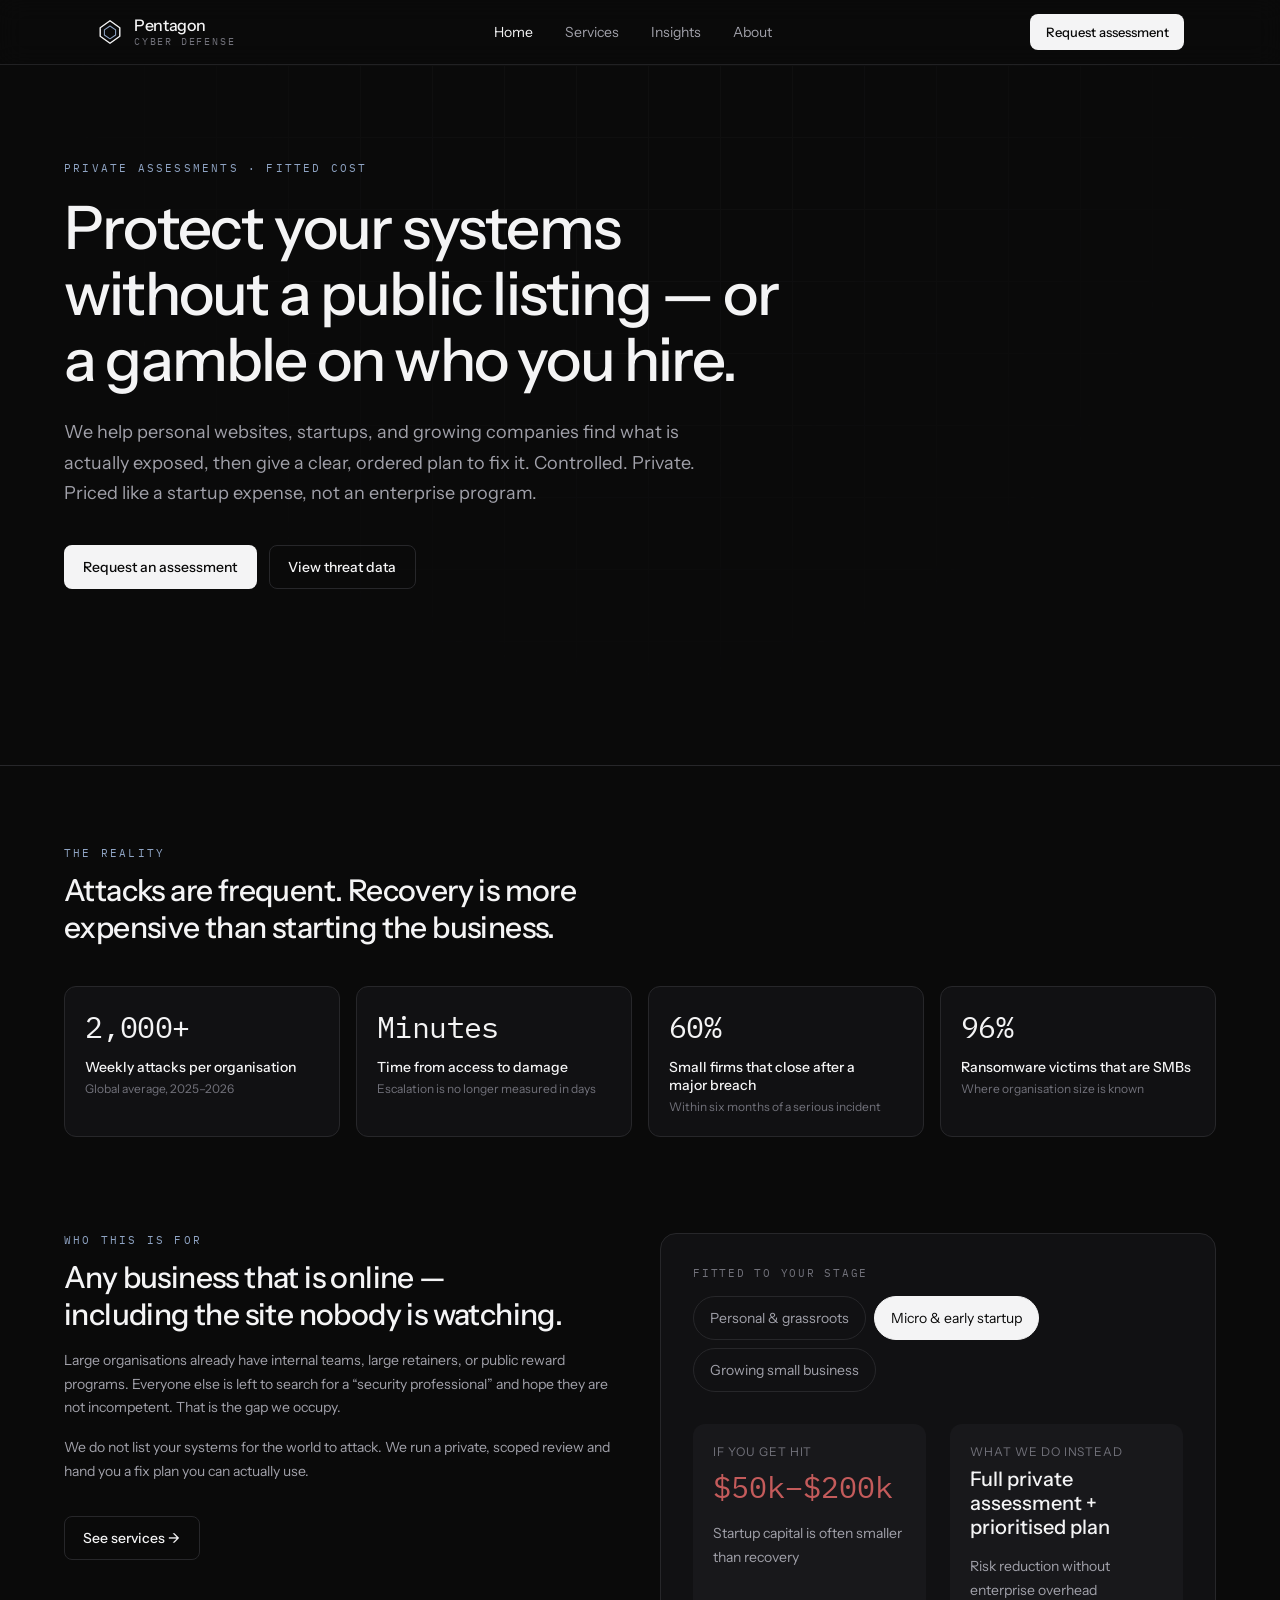
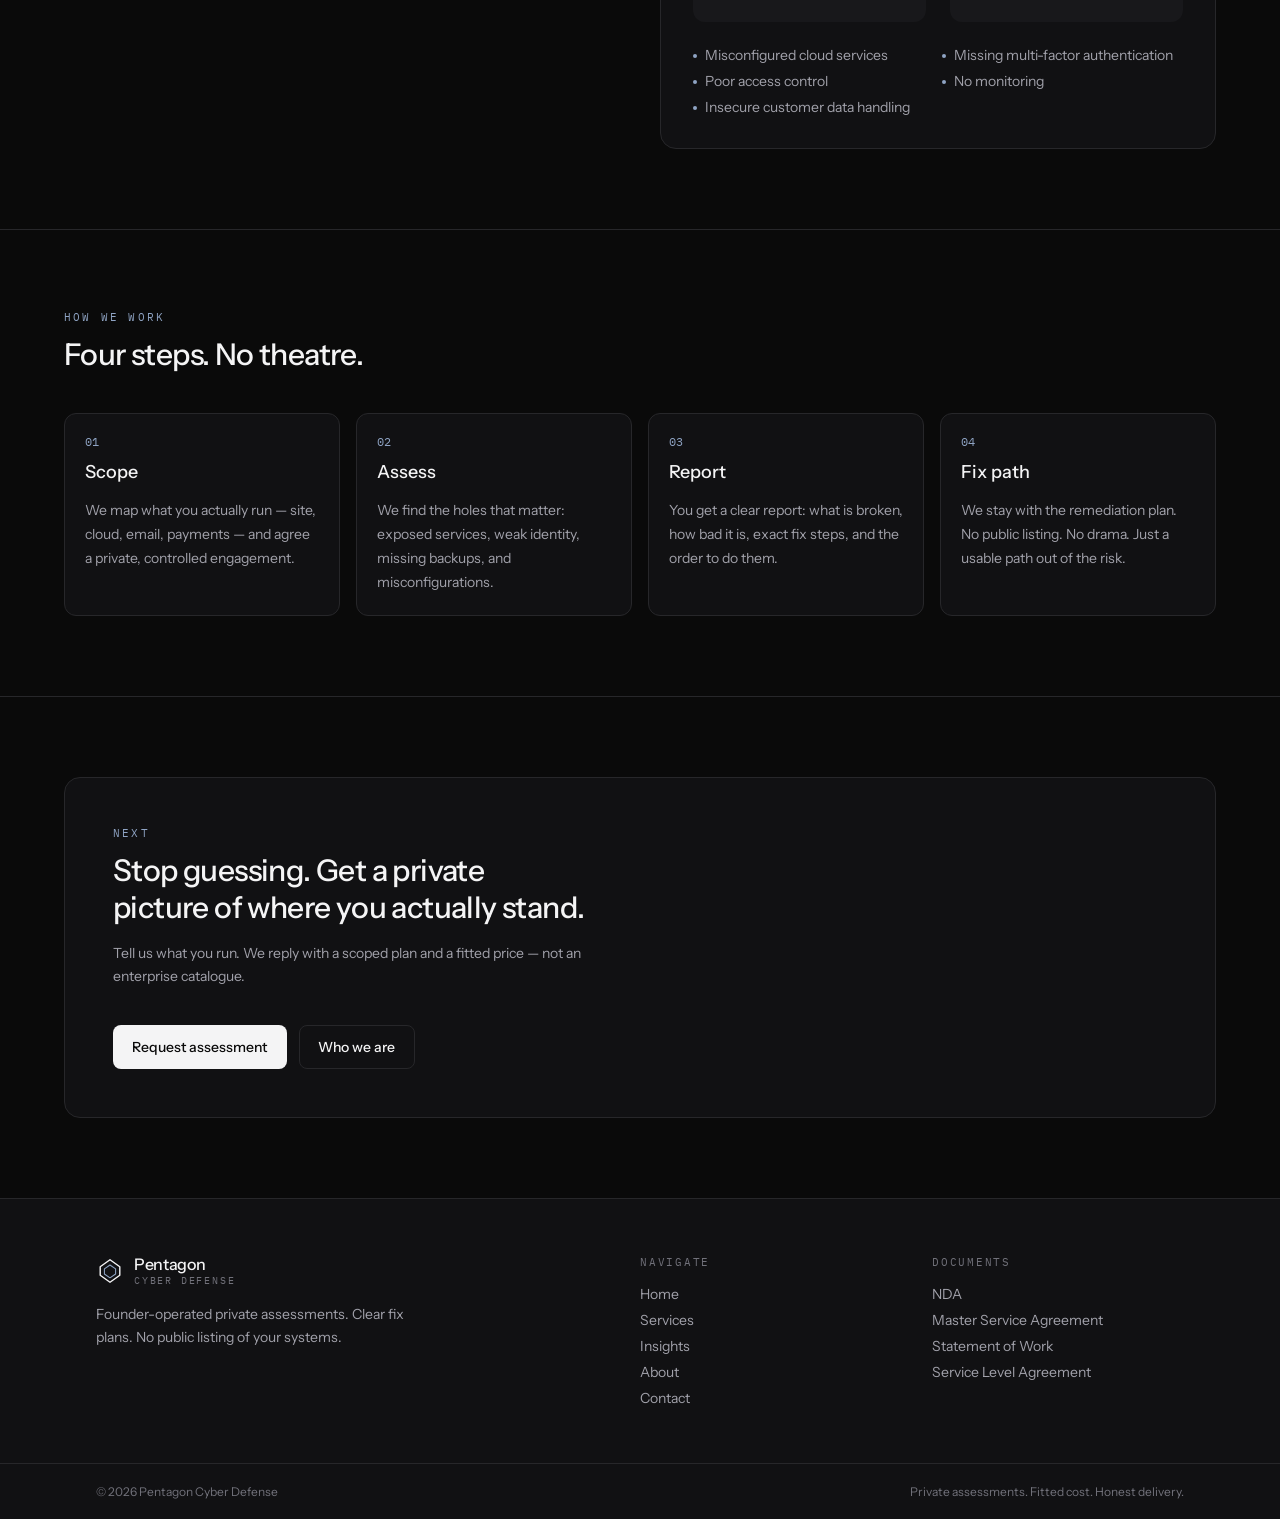
<file: docs/index.html>
<!DOCTYPE html>
<html lang="en">
<head>
  <meta charset="UTF-8" />
  <meta name="viewport" content="width=device-width, initial-scale=1" />
  <title>Pentagon Cyber Defense — Private security assessments</title>
  <meta name="description" content="Private security assessments for businesses that cannot afford a public incident — or an unreliable fixer." />
  <link rel="icon" href="favicon.svg" type="image/svg+xml" />
  <link rel="apple-touch-icon" href="apple-touch-icon.png" />
  <link rel="manifest" href="/manifest.webmanifest" />
  <meta name="theme-color" content="#0a0a0a" />
  <meta name="mobile-web-app-capable" content="yes" />
  <meta name="apple-mobile-web-app-capable" content="yes" />
  <meta name="apple-mobile-web-app-status-bar-style" content="black-translucent" />
  <meta name="apple-mobile-web-app-title" content="Pentagon" />
  <link rel="canonical" href="https://miracleomokaro.github.io/" />
  <meta property="og:type" content="website" />
  <meta property="og:site_name" content="Pentagon Cyber Defense" />
  <meta property="og:title" content="Pentagon Cyber Defense — Private security assessments" />
  <meta property="og:description" content="Private security assessments for businesses that cannot afford a public incident — or an unreliable fixer." />
  <meta property="og:url" content="https://miracleomokaro.github.io/" />
  <meta property="og:image" content="https://miracleomokaro.github.io/og.jpg" />
  <meta property="og:image:type" content="image/jpeg" />
  <meta property="og:image:width" content="1200" />
  <meta property="og:image:height" content="630" />
  <meta property="og:image:alt" content="Pentagon Cyber Defense — private assessments, fitted cost" />
  <meta name="twitter:card" content="summary_large_image" />
  <meta name="twitter:title" content="Pentagon Cyber Defense — Private security assessments" />
  <meta name="twitter:description" content="Private security assessments for businesses that cannot afford a public incident — or an unreliable fixer." />
  <meta name="twitter:image" content="https://miracleomokaro.github.io/og.jpg" />
  <link rel="preconnect" href="https://fonts.googleapis.com" />
  <link rel="preconnect" href="https://fonts.gstatic.com" crossorigin />
  <link href="https://fonts.googleapis.com/css2?family=IBM+Plex+Mono:wght@400;500&family=Instrument+Sans:wght@400;500;600&display=swap" rel="stylesheet" />
  <link rel="stylesheet" href="styles.css" />
</head>
<body>
  <div class="wrap">
    <header class="site">
      <div class="bar">
        <a class="wordmark" href="./">
          <svg viewBox="0 0 32 32" aria-hidden="true">
            <path d="M16 3.2 27.2 11.2v9.6L16 28.8 4.8 20.8v-9.6L16 3.2Z" fill="none" stroke="currentColor" stroke-width="1.6" stroke-linejoin="round"/>
            <path d="M16 9.2 22.4 13.6v5.8L16 23.8 9.6 19.4v-5.8L16 9.2Z" fill="none" stroke="#8fa4c4" stroke-width="1.2" stroke-linejoin="round"/>
          </svg>
          <span><span class="name">Pentagon</span><span class="sub">Cyber Defense</span></span>
        </a>
        <nav class="desk">
          <a class="active" href="./">Home</a>
          <a href="services/">Services</a>
          <a href="insights/">Insights</a>
          <a href="about/">About</a>
        </nav>
        <a class="btn btn-primary btn-sm desk-cta" href="contact/">Request assessment</a>
        <button type="button" class="menu-btn" id="menu-btn" aria-label="Open menu" onclick="toggleMenu()">
          <svg width="20" height="20" viewBox="0 0 24 24" fill="none" stroke="currentColor" stroke-width="2"><path d="M4 7h16M4 12h16M4 17h16"/></svg>
        </button>
      </div>
      <div class="mobile" id="mobile-menu">
        <a class="active" href="./">Home</a>
        <a href="services/">Services</a>
        <a href="insights/">Insights</a>
        <a href="about/">About</a>
        <a class="btn btn-primary btn-full" href="contact/" style="margin-top:12px">Request assessment</a>
      </div>
    </header>

    <main>
      <section class="section pt-hero relative">
        <div class="grid-hero"></div>
        <div class="inner relative">
          <p class="eyebrow">Private assessments · Fitted cost</p>
          <h1 class="display">Protect your systems without a public listing — or a gamble on who you hire.</h1>
          <p class="lead">We help personal websites, startups, and growing companies find what is actually exposed, then give a clear, ordered plan to fix it. Controlled. Private. Priced like a startup expense, not an enterprise program.</p>
          <div class="actions">
            <a class="btn btn-primary" href="contact/">Request an assessment</a>
            <a class="btn btn-outline" href="insights/">View threat data</a>
          </div>
        </div>
      </section>

      <section class="section border-t">
        <div class="inner">
          <p class="eyebrow">The reality</p>
          <h2 class="block">Attacks are frequent. Recovery is more expensive than starting the business.</h2>
          <div class="stats">
            <div class="card">
              <p class="stat-val">2,000+</p>
              <p class="stat-label">Weekly attacks per organisation</p>
              <p class="stat-note">Global average, 2025–2026</p>
            </div>
            <div class="card">
              <p class="stat-val">Minutes</p>
              <p class="stat-label">Time from access to damage</p>
              <p class="stat-note">Escalation is no longer measured in days</p>
            </div>
            <div class="card">
              <p class="stat-val">60%</p>
              <p class="stat-label">Small firms that close after a major breach</p>
              <p class="stat-note">Within six months of a serious incident</p>
            </div>
            <div class="card">
              <p class="stat-val">96%</p>
              <p class="stat-label">Ransomware victims that are SMBs</p>
              <p class="stat-note">Where organisation size is known</p>
            </div>
          </div>
        </div>
      </section>

      <section class="section pt-4">
        <div class="inner split">
          <div>
            <p class="eyebrow">Who this is for</p>
            <h2 class="block">Any business that is online — including the site nobody is watching.</h2>
            <p class="body">Large organisations already have internal teams, large retainers, or public reward programs. Everyone else is left to search for a “security professional” and hope they are not incompetent. That is the gap we occupy.</p>
            <p class="body">We do not list your systems for the world to attack. We run a private, scoped review and hand you a fix plan you can actually use.</p>
            <a class="btn btn-outline" href="services/" style="margin-top:2rem">See services →</a>
          </div>
          <div class="risk">
            <p class="foot-label">Fitted to your stage</p>
            <div class="chips">
              <button type="button" class="chip" data-stage="personal" onclick="setStage('personal')">Personal & grassroots</button>
              <button type="button" class="chip on" data-stage="micro" onclick="setStage('micro')">Micro & early startup</button>
              <button type="button" class="chip" data-stage="growing" onclick="setStage('growing')">Growing small business</button>
            </div>
            <div class="risk-grid">
              <div class="risk-box">
                <p class="k">If you get hit</p>
                <p class="hit" id="risk-hit">$50k–$200k</p>
                <p class="body" id="risk-start">Startup capital is often smaller than recovery</p>
              </div>
              <div class="risk-box">
                <p class="k">What we do instead</p>
                <p style="margin-top:0.5rem;font-size:1.25rem;font-weight:500" id="risk-assess">Full private assessment + prioritised plan</p>
                <p class="body" id="risk-note">Risk reduction without enterprise overhead</p>
              </div>
            </div>
            <ul class="risks" id="risk-list">
              <li><span class="dot"></span>Misconfigured cloud services</li>
              <li><span class="dot"></span>Missing multi-factor authentication</li>
              <li><span class="dot"></span>Poor access control</li>
              <li><span class="dot"></span>No monitoring</li>
              <li><span class="dot"></span>Insecure customer data handling</li>
            </ul>
          </div>
        </div>
      </section>

      <section class="section border-t">
        <div class="inner">
          <p class="eyebrow">How we work</p>
          <h2 class="block">Four steps. No theatre.</h2>
          <div class="stats four" style="margin-top:2.5rem">
            <div class="card">
              <p class="mono">01</p>
              <h3 style="margin-top:0.75rem;font-size:1.125rem;font-weight:500">Scope</h3>
              <p class="body">We map what you actually run — site, cloud, email, payments — and agree a private, controlled engagement.</p>
            </div>
            <div class="card">
              <p class="mono">02</p>
              <h3 style="margin-top:0.75rem;font-size:1.125rem;font-weight:500">Assess</h3>
              <p class="body">We find the holes that matter: exposed services, weak identity, missing backups, and misconfigurations.</p>
            </div>
            <div class="card">
              <p class="mono">03</p>
              <h3 style="margin-top:0.75rem;font-size:1.125rem;font-weight:500">Report</h3>
              <p class="body">You get a clear report: what is broken, how bad it is, exact fix steps, and the order to do them.</p>
            </div>
            <div class="card">
              <p class="mono">04</p>
              <h3 style="margin-top:0.75rem;font-size:1.125rem;font-weight:500">Fix path</h3>
              <p class="body">We stay with the remediation plan. No public listing. No drama. Just a usable path out of the risk.</p>
            </div>
          </div>
        </div>
      </section>

      <section class="section border-t">
        <div class="inner">
          <div class="cta-box">
            <p class="eyebrow">Next</p>
            <h2 class="block">Stop guessing. Get a private picture of where you actually stand.</h2>
            <p class="body" style="max-width:36rem">Tell us what you run. We reply with a scoped plan and a fitted price — not an enterprise catalogue.</p>
            <div class="actions tight">
              <a class="btn btn-primary" href="contact/">Request assessment</a>
              <a class="btn btn-outline" href="about/">Who we are</a>
            </div>
          </div>
        </div>
      </section>
    </main>

    <footer class="site">
      <div class="foot-grid">
        <div>
          <a class="wordmark" href="./">
            <svg viewBox="0 0 32 32" aria-hidden="true">
              <path d="M16 3.2 27.2 11.2v9.6L16 28.8 4.8 20.8v-9.6L16 3.2Z" fill="none" stroke="currentColor" stroke-width="1.6" stroke-linejoin="round"/>
              <path d="M16 9.2 22.4 13.6v5.8L16 23.8 9.6 19.4v-5.8L16 9.2Z" fill="none" stroke="#8fa4c4" stroke-width="1.2" stroke-linejoin="round"/>
            </svg>
            <span><span class="name">Pentagon</span><span class="sub">Cyber Defense</span></span>
          </a>
          <p class="body" style="max-width:20rem">Founder-operated private assessments. Clear fix plans. No public listing of your systems.</p>
        </div>
        <div>
          <p class="foot-label">Navigate</p>
          <ul>
            <li><a href="./">Home</a></li>
            <li><a href="services/">Services</a></li>
            <li><a href="insights/">Insights</a></li>
            <li><a href="about/">About</a></li>
            <li><a href="contact/">Contact</a></li>
          </ul>
        </div>
        <div>
          <p class="foot-label">Documents</p>
          <ul>
            <li>NDA</li>
            <li>Master Service Agreement</li>
            <li>Statement of Work</li>
            <li>Service Level Agreement</li>
          </ul>
        </div>
      </div>
      <div class="legal"><div class="legal-inner"><p>© 2026 Pentagon Cyber Defense</p><p>Private assessments. Fitted cost. Honest delivery.</p></div></div>
    </footer>
  </div>
  <script src="app.js"></script>
</body>
</html>
</file>
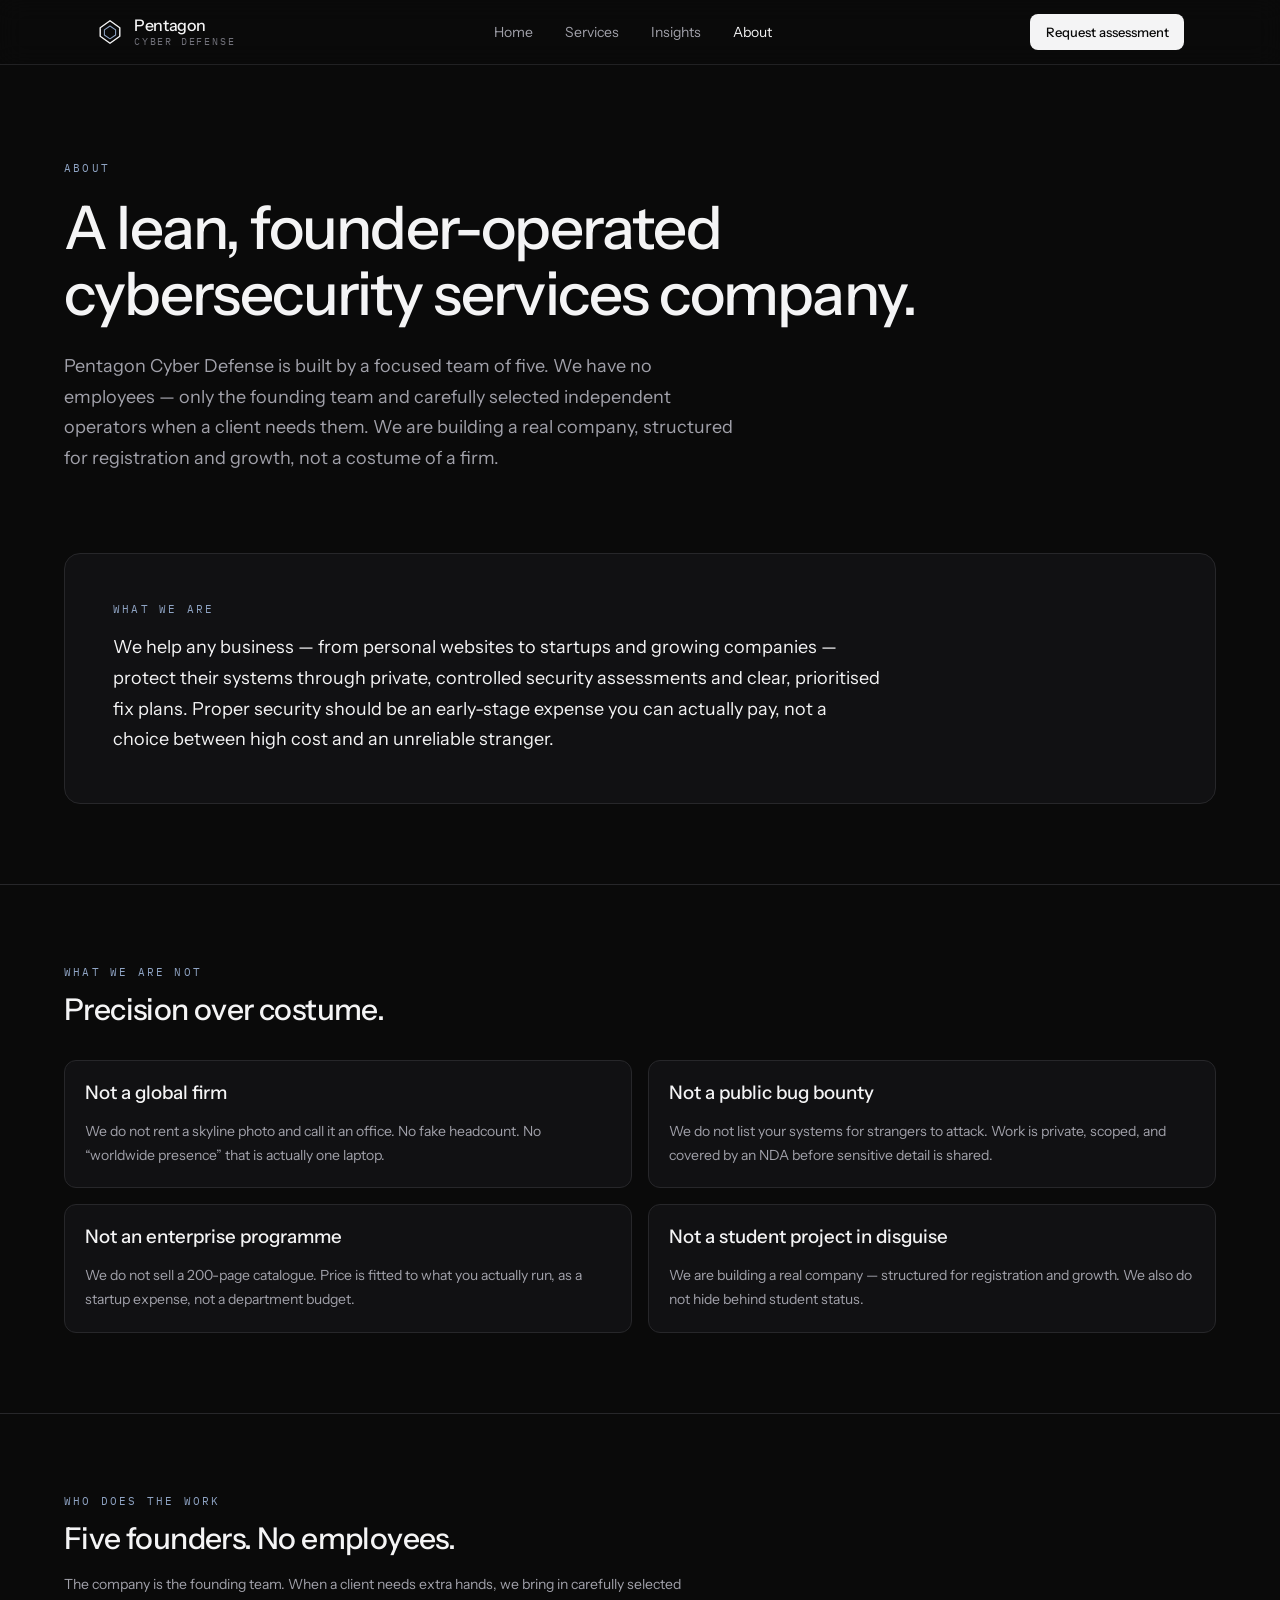
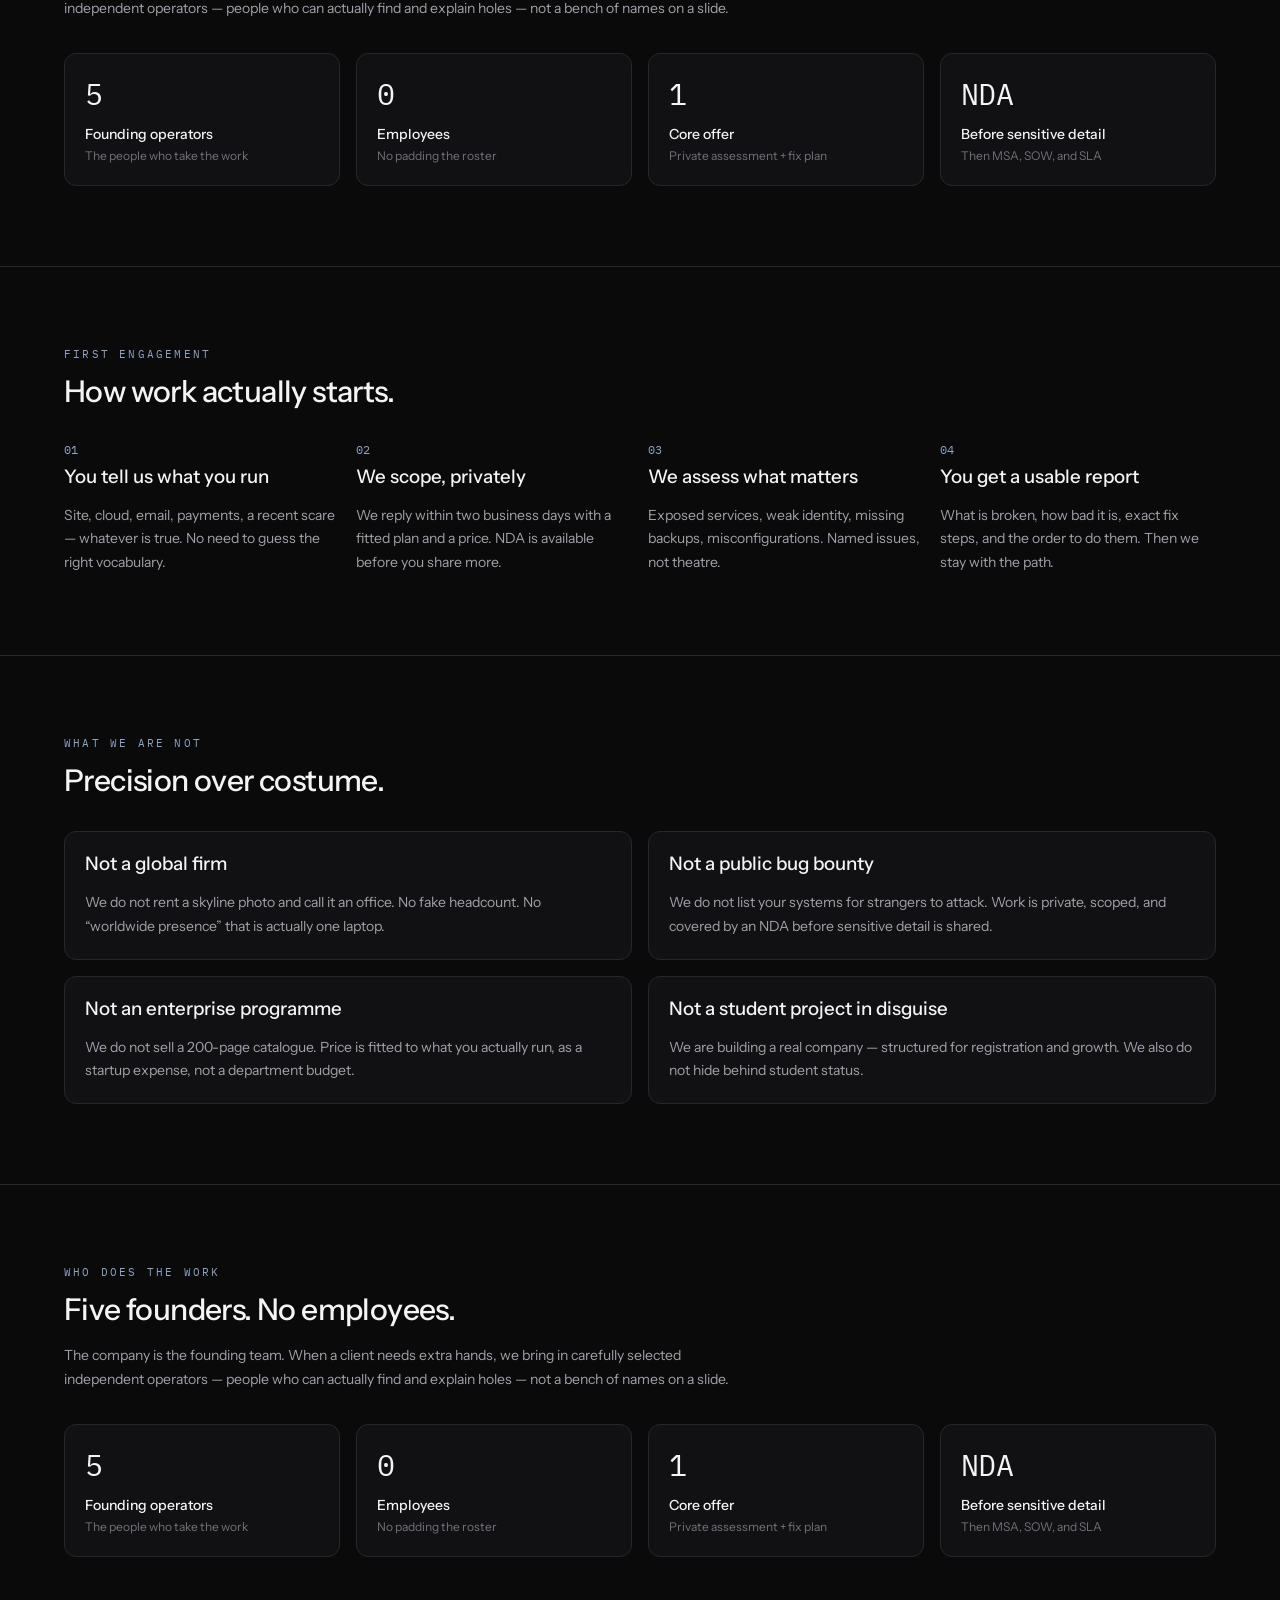
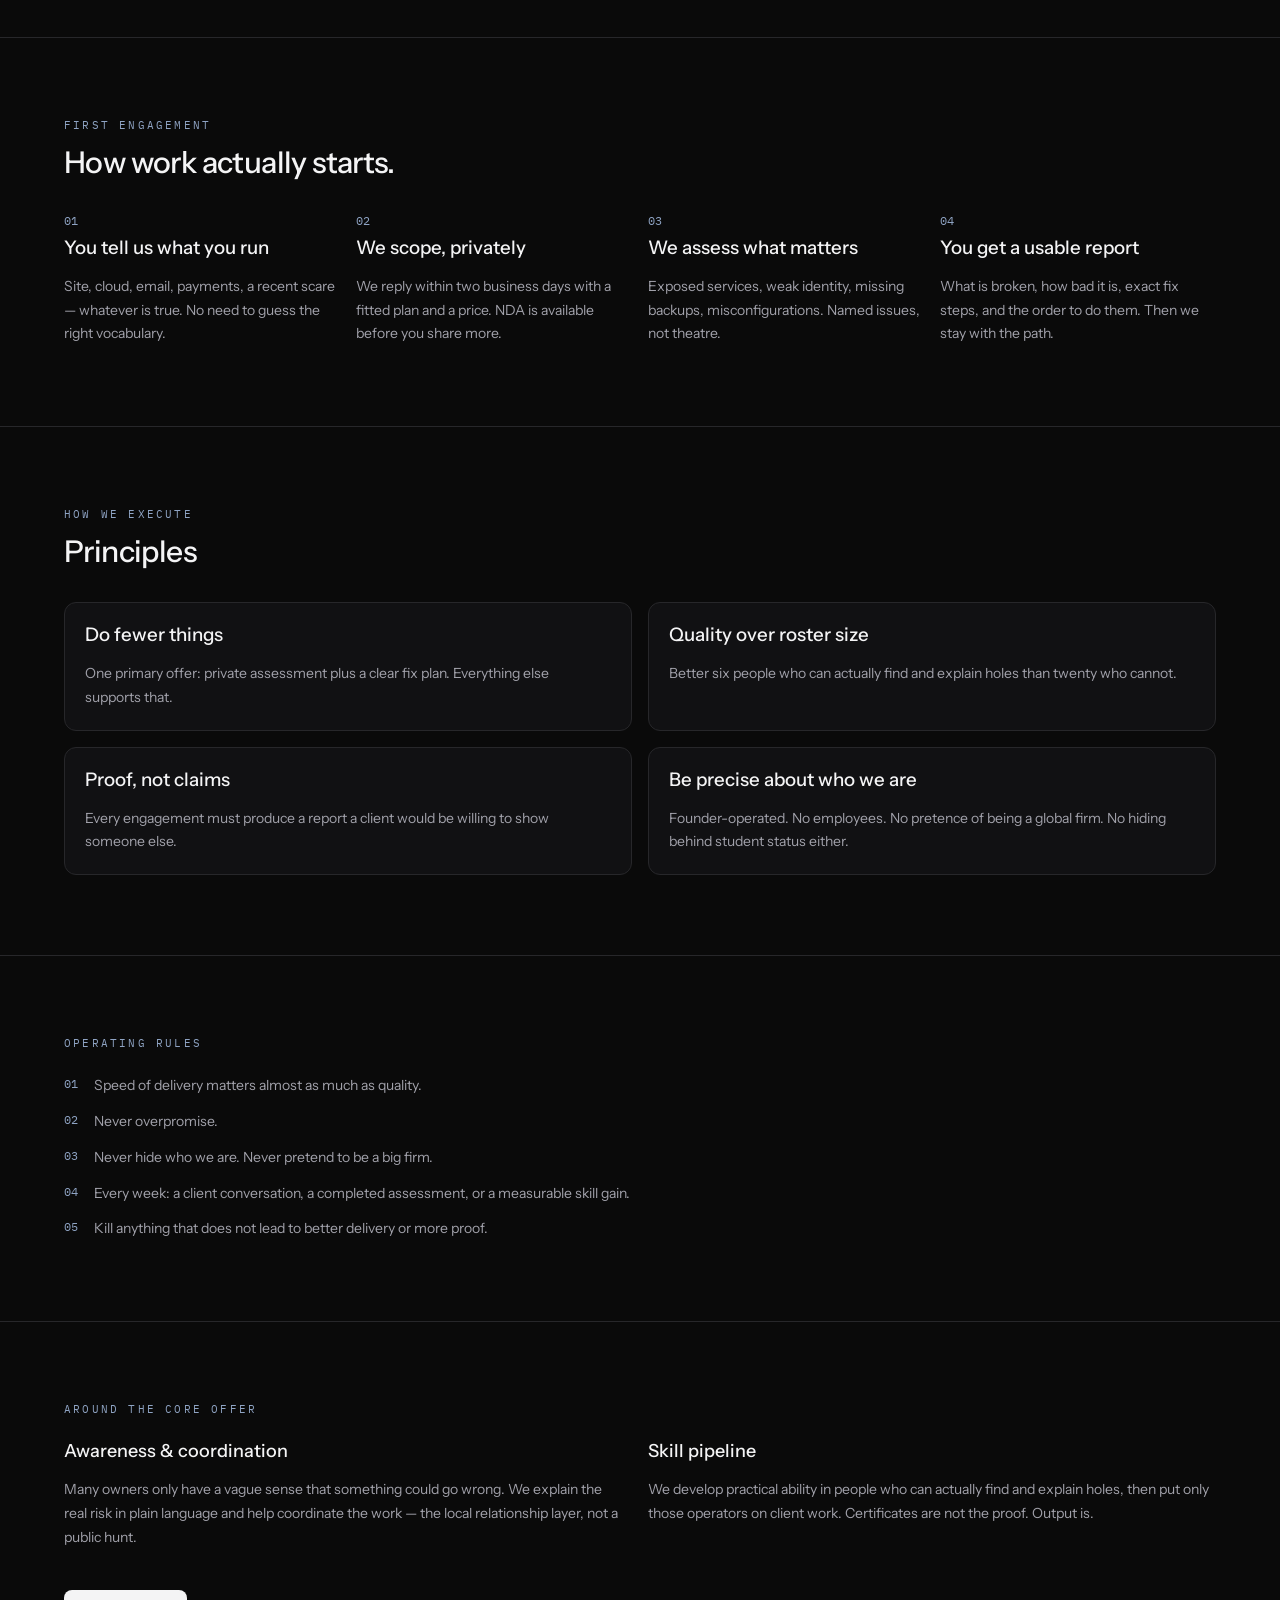
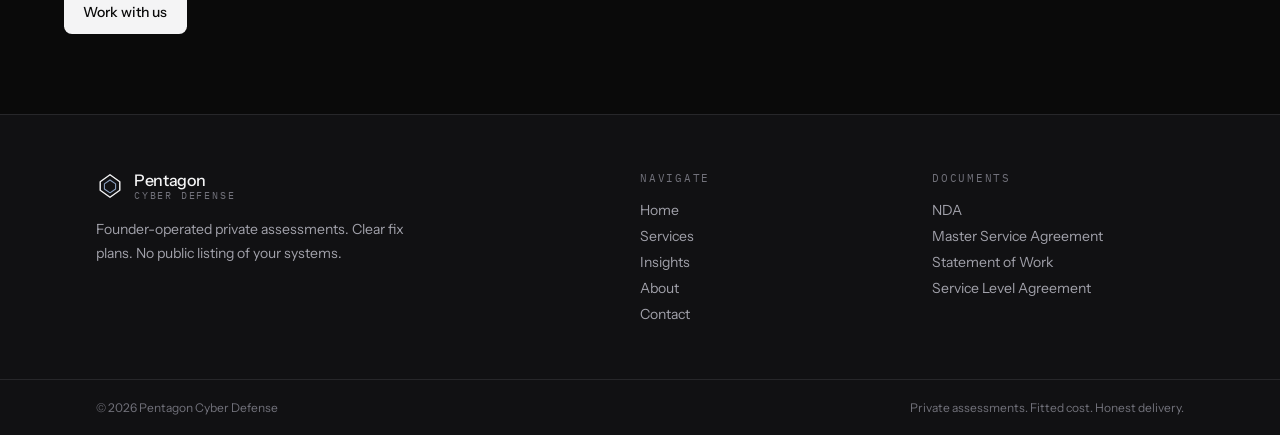
<file: docs/about/index.html>
<!DOCTYPE html>
<html lang="en">
<head>
  <meta charset="UTF-8" />
  <meta name="viewport" content="width=device-width, initial-scale=1" />
  <title>About — Pentagon Cyber Defense</title>
  <meta name="description" content="A lean, founder-operated cybersecurity services company." />
  <link rel="icon" href="../favicon.svg" type="image/svg+xml" />
  <link rel="apple-touch-icon" href="../apple-touch-icon.png" />
  <link rel="manifest" href="/manifest.webmanifest" />
  <meta name="theme-color" content="#0a0a0a" />
  <meta name="mobile-web-app-capable" content="yes" />
  <meta name="apple-mobile-web-app-capable" content="yes" />
  <meta name="apple-mobile-web-app-status-bar-style" content="black-translucent" />
  <meta name="apple-mobile-web-app-title" content="Pentagon" />
  <link rel="canonical" href="https://miracleomokaro.github.io/about/" />
  <meta property="og:type" content="website" />
  <meta property="og:site_name" content="Pentagon Cyber Defense" />
  <meta property="og:title" content="About — Pentagon Cyber Defense" />
  <meta property="og:description" content="A lean, founder-operated cybersecurity company. Private assessments, clear fix plans, no public listing of your systems." />
  <meta property="og:url" content="https://miracleomokaro.github.io/about/" />
  <meta property="og:image" content="https://miracleomokaro.github.io/og.jpg" />
  <meta property="og:image:type" content="image/jpeg" />
  <meta property="og:image:width" content="1200" />
  <meta property="og:image:height" content="630" />
  <meta property="og:image:alt" content="Pentagon Cyber Defense — private assessments, fitted cost" />
  <meta name="twitter:card" content="summary_large_image" />
  <meta name="twitter:title" content="About — Pentagon Cyber Defense" />
  <meta name="twitter:description" content="A lean, founder-operated cybersecurity company. Private assessments, clear fix plans, no public listing of your systems." />
  <meta name="twitter:image" content="https://miracleomokaro.github.io/og.jpg" />
  <link rel="preconnect" href="https://fonts.googleapis.com" />
  <link rel="preconnect" href="https://fonts.gstatic.com" crossorigin />
  <link href="https://fonts.googleapis.com/css2?family=IBM+Plex+Mono:wght@400;500&family=Instrument+Sans:wght@400;500;600&display=swap" rel="stylesheet" />
  <link rel="stylesheet" href="../styles.css" />
</head>
<body>
  <div class="wrap">
    <header class="site">
      <div class="bar">
        <a class="wordmark" href="../">
          <svg viewBox="0 0 32 32" aria-hidden="true">
            <path d="M16 3.2 27.2 11.2v9.6L16 28.8 4.8 20.8v-9.6L16 3.2Z" fill="none" stroke="currentColor" stroke-width="1.6" stroke-linejoin="round"/>
            <path d="M16 9.2 22.4 13.6v5.8L16 23.8 9.6 19.4v-5.8L16 9.2Z" fill="none" stroke="#8fa4c4" stroke-width="1.2" stroke-linejoin="round"/>
          </svg>
          <span><span class="name">Pentagon</span><span class="sub">Cyber Defense</span></span>
        </a>
        <nav class="desk">
          <a href="../">Home</a>
          <a href="../services/">Services</a>
          <a href="../insights/">Insights</a>
          <a class="active" href="./">About</a>
        </nav>
        <a class="btn btn-primary btn-sm desk-cta" href="../contact/">Request assessment</a>
        <button type="button" class="menu-btn" id="menu-btn" aria-label="Open menu" onclick="toggleMenu()">
          <svg width="20" height="20" viewBox="0 0 24 24" fill="none" stroke="currentColor" stroke-width="2"><path d="M4 7h16M4 12h16M4 17h16"/></svg>
        </button>
      </div>
      <div class="mobile" id="mobile-menu">
        <a href="../">Home</a>
        <a href="../services/">Services</a>
        <a href="../insights/">Insights</a>
        <a class="active" href="./">About</a>
        <a class="btn btn-primary btn-full" href="../contact/" style="margin-top:12px">Request assessment</a>
      </div>
    </header>
    <main>
      <section class="section pt-page">
        <div class="inner">
          <p class="eyebrow">About</p>
          <h1 class="display">A lean, founder-operated cybersecurity services company.</h1>
          <p class="lead">Pentagon Cyber Defense is built by a focused team of five. We have no employees — only the founding team and carefully selected independent operators when a client needs them. We are building a real company, structured for registration and growth, not a costume of a firm.</p>
        </div>
      </section>
      <section class="section pt-0">
        <div class="inner">
          <div class="cta-box">
            <p class="eyebrow">What we are</p>
            <p style="margin-top:1rem;max-width:48rem;font-size:1.125rem;line-height:1.7">We help any business — from personal websites to startups and growing companies — protect their systems through private, controlled security assessments and clear, prioritised fix plans. Proper security should be an early-stage expense you can actually pay, not a choice between high cost and an unreliable stranger.</p>
          </div>
        </div>
      </section>
      <section class="section border-t">
        <div class="inner">
          <p class="eyebrow">What we are not</p>
          <h2 class="block">Precision over costume.</h2>
          <div class="two" style="margin-top:2rem">
            <div class="card">
              <h3 style="font-weight:500">Not a global firm</h3>
              <p class="body">We do not rent a skyline photo and call it an office. No fake headcount. No “worldwide presence” that is actually one laptop.</p>
            </div>
            <div class="card">
              <h3 style="font-weight:500">Not a public bug bounty</h3>
              <p class="body">We do not list your systems for strangers to attack. Work is private, scoped, and covered by an NDA before sensitive detail is shared.</p>
            </div>
            <div class="card">
              <h3 style="font-weight:500">Not an enterprise programme</h3>
              <p class="body">We do not sell a 200-page catalogue. Price is fitted to what you actually run, as a startup expense, not a department budget.</p>
            </div>
            <div class="card">
              <h3 style="font-weight:500">Not a student project in disguise</h3>
              <p class="body">We are building a real company — structured for registration and growth. We also do not hide behind student status.</p>
            </div>
          </div>
        </div>
      </section>
      <section class="section border-t">
        <div class="inner">
          <p class="eyebrow">Who does the work</p>
          <h2 class="block">Five founders. No employees.</h2>
          <p class="body" style="max-width:42rem">The company is the founding team. When a client needs extra hands, we bring in carefully selected independent operators — people who can actually find and explain holes — not a bench of names on a slide.</p>
          <div class="stats" style="margin-top:2rem">
            <div class="card">
              <p class="stat-val">5</p>
              <p class="stat-label">Founding operators</p>
              <p class="stat-note">The people who take the work</p>
            </div>
            <div class="card">
              <p class="stat-val">0</p>
              <p class="stat-label">Employees</p>
              <p class="stat-note">No padding the roster</p>
            </div>
            <div class="card">
              <p class="stat-val">1</p>
              <p class="stat-label">Core offer</p>
              <p class="stat-note">Private assessment + fix plan</p>
            </div>
            <div class="card">
              <p class="stat-val">NDA</p>
              <p class="stat-label">Before sensitive detail</p>
              <p class="stat-note">Then MSA, SOW, and SLA</p>
            </div>
          </div>
        </div>
      </section>
      <section class="section border-t">
        <div class="inner">
          <p class="eyebrow">First engagement</p>
          <h2 class="block">How work actually starts.</h2>
          <div class="four" style="margin-top:2rem">
            <div>
              <p class="mono">01</p>
              <h3 style="margin-top:0.5rem;font-weight:500">You tell us what you run</h3>
              <p class="body">Site, cloud, email, payments, a recent scare — whatever is true. No need to guess the right vocabulary.</p>
            </div>
            <div>
              <p class="mono">02</p>
              <h3 style="margin-top:0.5rem;font-weight:500">We scope, privately</h3>
              <p class="body">We reply within two business days with a fitted plan and a price. NDA is available before you share more.</p>
            </div>
            <div>
              <p class="mono">03</p>
              <h3 style="margin-top:0.5rem;font-weight:500">We assess what matters</h3>
              <p class="body">Exposed services, weak identity, missing backups, misconfigurations. Named issues, not theatre.</p>
            </div>
            <div>
              <p class="mono">04</p>
              <h3 style="margin-top:0.5rem;font-weight:500">You get a usable report</h3>
              <p class="body">What is broken, how bad it is, exact fix steps, and the order to do them. Then we stay with the path.</p>
            </div>
          </div>
        </div>
      </section>
      <section class="section border-t">
        <div class="inner">
          <p class="eyebrow">What we are not</p>
          <h2 class="block">Precision over costume.</h2>
          <div class="two" style="margin-top:2rem">
            <div class="card">
              <h3 style="font-weight:500">Not a global firm</h3>
              <p class="body">We do not rent a skyline photo and call it an office. No fake headcount. No “worldwide presence” that is actually one laptop.</p>
            </div>
            <div class="card">
              <h3 style="font-weight:500">Not a public bug bounty</h3>
              <p class="body">We do not list your systems for strangers to attack. Work is private, scoped, and covered by an NDA before sensitive detail is shared.</p>
            </div>
            <div class="card">
              <h3 style="font-weight:500">Not an enterprise programme</h3>
              <p class="body">We do not sell a 200-page catalogue. Price is fitted to what you actually run, as a startup expense, not a department budget.</p>
            </div>
            <div class="card">
              <h3 style="font-weight:500">Not a student project in disguise</h3>
              <p class="body">We are building a real company — structured for registration and growth. We also do not hide behind student status.</p>
            </div>
          </div>
        </div>
      </section>
      <section class="section border-t">
        <div class="inner">
          <p class="eyebrow">Who does the work</p>
          <h2 class="block">Five founders. No employees.</h2>
          <p class="body" style="max-width:42rem">The company is the founding team. When a client needs extra hands, we bring in carefully selected independent operators — people who can actually find and explain holes — not a bench of names on a slide.</p>
          <div class="stats" style="margin-top:2rem">
            <div class="card">
              <p class="stat-val">5</p>
              <p class="stat-label">Founding operators</p>
              <p class="stat-note">The people who take the work</p>
            </div>
            <div class="card">
              <p class="stat-val">0</p>
              <p class="stat-label">Employees</p>
              <p class="stat-note">No padding the roster</p>
            </div>
            <div class="card">
              <p class="stat-val">1</p>
              <p class="stat-label">Core offer</p>
              <p class="stat-note">Private assessment + fix plan</p>
            </div>
            <div class="card">
              <p class="stat-val">NDA</p>
              <p class="stat-label">Before sensitive detail</p>
              <p class="stat-note">Then MSA, SOW, and SLA</p>
            </div>
          </div>
        </div>
      </section>
      <section class="section border-t">
        <div class="inner">
          <p class="eyebrow">First engagement</p>
          <h2 class="block">How work actually starts.</h2>
          <div class="four" style="margin-top:2rem">
            <div>
              <p class="mono">01</p>
              <h3 style="margin-top:0.5rem;font-weight:500">You tell us what you run</h3>
              <p class="body">Site, cloud, email, payments, a recent scare — whatever is true. No need to guess the right vocabulary.</p>
            </div>
            <div>
              <p class="mono">02</p>
              <h3 style="margin-top:0.5rem;font-weight:500">We scope, privately</h3>
              <p class="body">We reply within two business days with a fitted plan and a price. NDA is available before you share more.</p>
            </div>
            <div>
              <p class="mono">03</p>
              <h3 style="margin-top:0.5rem;font-weight:500">We assess what matters</h3>
              <p class="body">Exposed services, weak identity, missing backups, misconfigurations. Named issues, not theatre.</p>
            </div>
            <div>
              <p class="mono">04</p>
              <h3 style="margin-top:0.5rem;font-weight:500">You get a usable report</h3>
              <p class="body">What is broken, how bad it is, exact fix steps, and the order to do them. Then we stay with the path.</p>
            </div>
          </div>
        </div>
      </section>
      <section class="section border-t">
        <div class="inner">
          <p class="eyebrow">How we execute</p>
          <h2 class="block">Principles</h2>
          <div class="two" style="margin-top:2rem">
            <div class="card">
              <h3 style="font-weight:500">Do fewer things</h3>
              <p class="body">One primary offer: private assessment plus a clear fix plan. Everything else supports that.</p>
            </div>
            <div class="card">
              <h3 style="font-weight:500">Quality over roster size</h3>
              <p class="body">Better six people who can actually find and explain holes than twenty who cannot.</p>
            </div>
            <div class="card">
              <h3 style="font-weight:500">Proof, not claims</h3>
              <p class="body">Every engagement must produce a report a client would be willing to show someone else.</p>
            </div>
            <div class="card">
              <h3 style="font-weight:500">Be precise about who we are</h3>
              <p class="body">Founder-operated. No employees. No pretence of being a global firm. No hiding behind student status either.</p>
            </div>
          </div>
        </div>
      </section>
      <section class="section border-t">
        <div class="inner">
          <p class="eyebrow">Operating rules</p>
          <ol style="margin-top:1.5rem">
            <li class="rule"><span class="mono">01</span>Speed of delivery matters almost as much as quality.</li>
            <li class="rule"><span class="mono">02</span>Never overpromise.</li>
            <li class="rule"><span class="mono">03</span>Never hide who we are. Never pretend to be a big firm.</li>
            <li class="rule"><span class="mono">04</span>Every week: a client conversation, a completed assessment, or a measurable skill gain.</li>
            <li class="rule"><span class="mono">05</span>Kill anything that does not lead to better delivery or more proof.</li>
          </ol>
        </div>
      </section>
      <section class="section border-t">
        <div class="inner">
          <p class="eyebrow">Around the core offer</p>
          <div class="two" style="margin-top:1.5rem">
            <div>
              <h3 style="font-size:1.125rem;font-weight:500">Awareness & coordination</h3>
              <p class="body">Many owners only have a vague sense that something could go wrong. We explain the real risk in plain language and help coordinate the work — the local relationship layer, not a public hunt.</p>
            </div>
            <div>
              <h3 style="font-size:1.125rem;font-weight:500">Skill pipeline</h3>
              <p class="body">We develop practical ability in people who can actually find and explain holes, then put only those operators on client work. Certificates are not the proof. Output is.</p>
            </div>
          </div>
          <a class="btn btn-primary" href="../contact/" style="margin-top:2.5rem">Work with us</a>
        </div>
      </section>
    </main>
    <footer class="site">
      <div class="foot-grid">
        <div>
          <a class="wordmark" href="../">
            <svg viewBox="0 0 32 32" aria-hidden="true">
              <path d="M16 3.2 27.2 11.2v9.6L16 28.8 4.8 20.8v-9.6L16 3.2Z" fill="none" stroke="currentColor" stroke-width="1.6" stroke-linejoin="round"/>
              <path d="M16 9.2 22.4 13.6v5.8L16 23.8 9.6 19.4v-5.8L16 9.2Z" fill="none" stroke="#8fa4c4" stroke-width="1.2" stroke-linejoin="round"/>
            </svg>
            <span><span class="name">Pentagon</span><span class="sub">Cyber Defense</span></span>
          </a>
          <p class="body" style="max-width:20rem">Founder-operated private assessments. Clear fix plans. No public listing of your systems.</p>
        </div>
        <div>
          <p class="foot-label">Navigate</p>
          <ul>
            <li><a href="../">Home</a></li>
            <li><a href="../services/">Services</a></li>
            <li><a href="../insights/">Insights</a></li>
            <li><a href="./">About</a></li>
            <li><a href="../contact/">Contact</a></li>
          </ul>
        </div>
        <div>
          <p class="foot-label">Documents</p>
          <ul>
            <li>NDA</li>
            <li>Master Service Agreement</li>
            <li>Statement of Work</li>
            <li>Service Level Agreement</li>
          </ul>
        </div>
      </div>
      <div class="legal"><div class="legal-inner"><p>© 2026 Pentagon Cyber Defense</p><p>Private assessments. Fitted cost. Honest delivery.</p></div></div>
    </footer>
  </div>
  <script src="../app.js"></script>
</body>
</html>
</file>
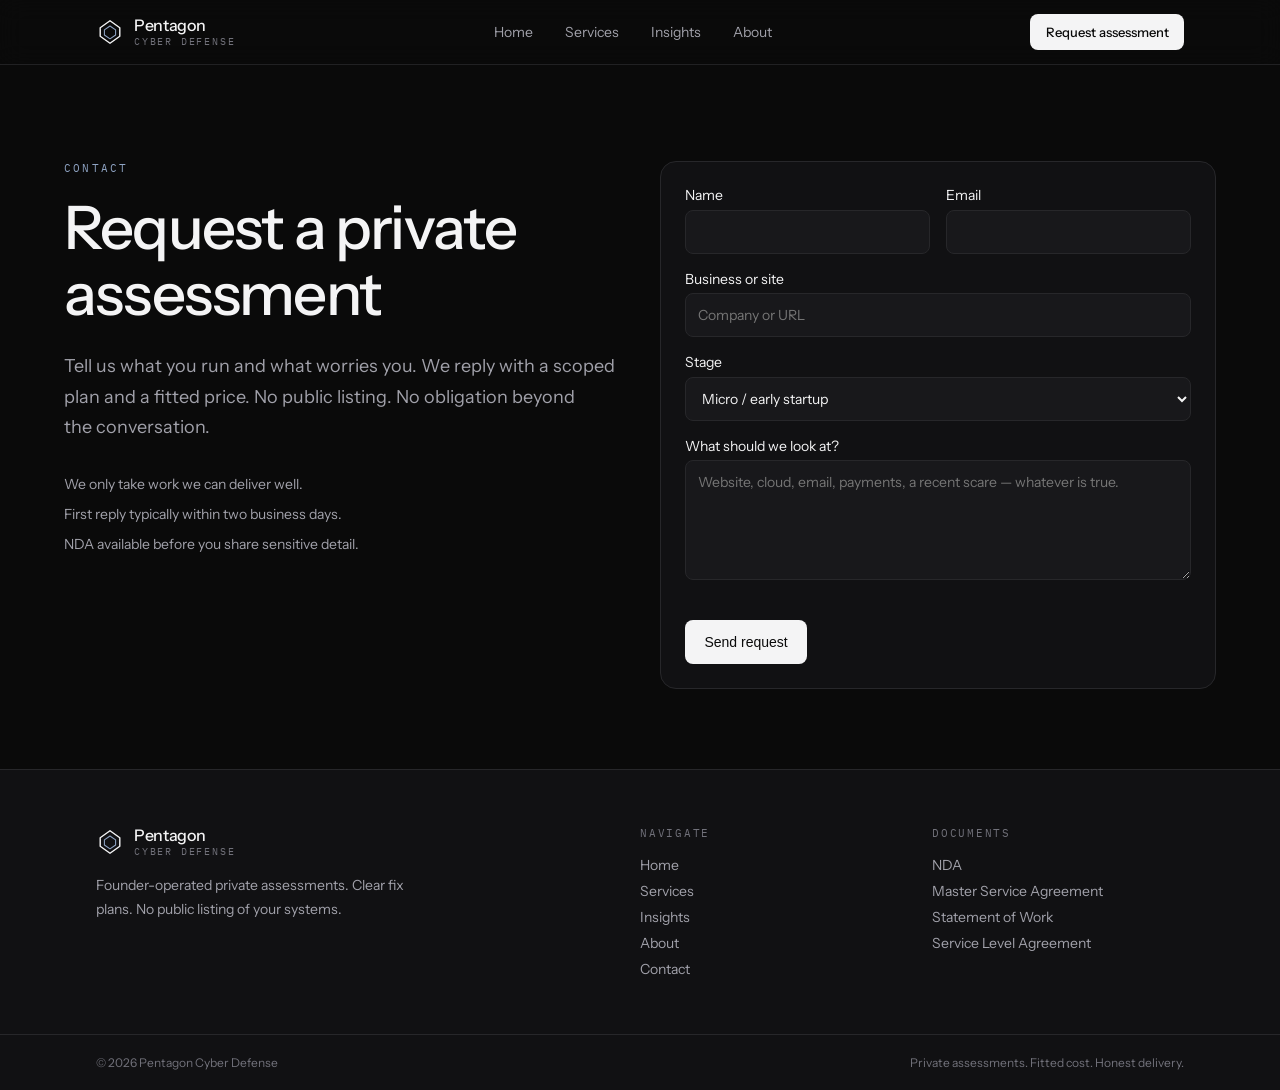
<file: docs/contact/index.html>
<!DOCTYPE html>
<html lang="en">
<head>
  <meta charset="UTF-8" />
  <meta name="viewport" content="width=device-width, initial-scale=1" />
  <title>Contact — Pentagon Cyber Defense</title>
  <meta name="description" content="Request a private assessment from Pentagon Cyber Defense." />
  <link rel="icon" href="../favicon.svg" type="image/svg+xml" />
  <link rel="apple-touch-icon" href="../apple-touch-icon.png" />
  <link rel="manifest" href="/manifest.webmanifest" />
  <meta name="theme-color" content="#0a0a0a" />
  <meta name="mobile-web-app-capable" content="yes" />
  <meta name="apple-mobile-web-app-capable" content="yes" />
  <meta name="apple-mobile-web-app-status-bar-style" content="black-translucent" />
  <meta name="apple-mobile-web-app-title" content="Pentagon" />
  <link rel="canonical" href="https://miracleomokaro.github.io/contact/" />
  <meta property="og:type" content="website" />
  <meta property="og:site_name" content="Pentagon Cyber Defense" />
  <meta property="og:title" content="Contact — Pentagon Cyber Defense" />
  <meta property="og:description" content="Request a private assessment. Tell us what you run. We reply with a scoped plan and a fitted price." />
  <meta property="og:url" content="https://miracleomokaro.github.io/contact/" />
  <meta property="og:image" content="https://miracleomokaro.github.io/og.jpg" />
  <meta property="og:image:type" content="image/jpeg" />
  <meta property="og:image:width" content="1200" />
  <meta property="og:image:height" content="630" />
  <meta property="og:image:alt" content="Pentagon Cyber Defense — private assessments, fitted cost" />
  <meta name="twitter:card" content="summary_large_image" />
  <meta name="twitter:title" content="Contact — Pentagon Cyber Defense" />
  <meta name="twitter:description" content="Request a private assessment. Tell us what you run. We reply with a scoped plan and a fitted price." />
  <meta name="twitter:image" content="https://miracleomokaro.github.io/og.jpg" />
  <link rel="preconnect" href="https://fonts.googleapis.com" />
  <link rel="preconnect" href="https://fonts.gstatic.com" crossorigin />
  <link href="https://fonts.googleapis.com/css2?family=IBM+Plex+Mono:wght@400;500&family=Instrument+Sans:wght@400;500;600&display=swap" rel="stylesheet" />
  <link rel="stylesheet" href="../styles.css" />
</head>
<body>
  <div class="wrap">
    <header class="site">
      <div class="bar">
        <a class="wordmark" href="../">
          <svg viewBox="0 0 32 32" aria-hidden="true">
            <path d="M16 3.2 27.2 11.2v9.6L16 28.8 4.8 20.8v-9.6L16 3.2Z" fill="none" stroke="currentColor" stroke-width="1.6" stroke-linejoin="round"/>
            <path d="M16 9.2 22.4 13.6v5.8L16 23.8 9.6 19.4v-5.8L16 9.2Z" fill="none" stroke="#8fa4c4" stroke-width="1.2" stroke-linejoin="round"/>
          </svg>
          <span><span class="name">Pentagon</span><span class="sub">Cyber Defense</span></span>
        </a>
        <nav class="desk">
          <a href="../">Home</a>
          <a href="../services/">Services</a>
          <a href="../insights/">Insights</a>
          <a href="../about/">About</a>
        </nav>
        <a class="btn btn-primary btn-sm desk-cta" href="./">Request assessment</a>
        <button type="button" class="menu-btn" id="menu-btn" aria-label="Open menu" onclick="toggleMenu()">
          <svg width="20" height="20" viewBox="0 0 24 24" fill="none" stroke="currentColor" stroke-width="2"><path d="M4 7h16M4 12h16M4 17h16"/></svg>
        </button>
      </div>
      <div class="mobile" id="mobile-menu">
        <a href="../">Home</a>
        <a href="../services/">Services</a>
        <a href="../insights/">Insights</a>
        <a href="../about/">About</a>
        <a class="btn btn-primary btn-full" href="./" style="margin-top:12px">Request assessment</a>
      </div>
    </header>
    <main>
      <section class="section pt-page">
        <div class="inner split">
          <div>
            <p class="eyebrow">Contact</p>
            <h1 class="display">Request a private assessment</h1>
            <p class="lead">Tell us what you run and what worries you. We reply with a scoped plan and a fitted price. No public listing. No obligation beyond the conversation.</p>
            <ul style="margin-top:2rem" class="muted">
              <li style="margin-top:0.75rem;font-size:0.875rem">We only take work we can deliver well.</li>
              <li style="margin-top:0.75rem;font-size:0.875rem">First reply typically within two business days.</li>
              <li style="margin-top:0.75rem;font-size:0.875rem">NDA available before you share sensitive detail.</li>
            </ul>
          </div>
          <div>
            <div id="form-done" class="panel" hidden>
              <div class="ok-icon">
                <svg width="20" height="20" viewBox="0 0 24 24" fill="none" stroke="currentColor" stroke-width="2"><path d="M20 6 9 17l-5-5"/></svg>
              </div>
              <h2 style="margin-top:1rem;font-size:1.25rem;font-weight:500">Request received</h2>
              <p class="body">We have your details. We will come back with a scoped conversation — not a generic brochure.</p>
              <button type="button" class="btn btn-outline" style="margin-top:1.5rem;width:auto" onclick="resetContact()">Send another</button>
            </div>
            <form id="form-wrap" class="panel" onsubmit="onContactSubmit(event)">
              <div class="form-row" style="margin-top:0">
                <div>
                  <label for="name">Name</label>
                  <input id="name" name="name" autocomplete="name" required />
                </div>
                <div>
                  <label for="email">Email</label>
                  <input id="email" name="email" type="email" autocomplete="email" required />
                </div>
              </div>
              <div class="field">
                <label for="business">Business or site</label>
                <input id="business" name="business" placeholder="Company or URL" />
              </div>
              <div class="field">
                <label for="stage">Stage</label>
                <select id="stage" name="stage">
                  <option value="personal">Personal / grassroots</option>
                  <option value="micro" selected>Micro / early startup</option>
                  <option value="growing">Growing small business</option>
                </select>
              </div>
              <div class="field">
                <label for="message">What should we look at?</label>
                <textarea id="message" name="message" required placeholder="Website, cloud, email, payments, a recent scare — whatever is true."></textarea>
              </div>
              <p class="err" id="form-error"></p>
              <button type="submit" class="btn btn-primary" style="margin-top:1.5rem">Send request</button>
            </form>
          </div>
        </div>
      </section>
    </main>
    <footer class="site">
      <div class="foot-grid">
        <div>
          <a class="wordmark" href="../">
            <svg viewBox="0 0 32 32" aria-hidden="true">
              <path d="M16 3.2 27.2 11.2v9.6L16 28.8 4.8 20.8v-9.6L16 3.2Z" fill="none" stroke="currentColor" stroke-width="1.6" stroke-linejoin="round"/>
              <path d="M16 9.2 22.4 13.6v5.8L16 23.8 9.6 19.4v-5.8L16 9.2Z" fill="none" stroke="#8fa4c4" stroke-width="1.2" stroke-linejoin="round"/>
            </svg>
            <span><span class="name">Pentagon</span><span class="sub">Cyber Defense</span></span>
          </a>
          <p class="body" style="max-width:20rem">Founder-operated private assessments. Clear fix plans. No public listing of your systems.</p>
        </div>
        <div>
          <p class="foot-label">Navigate</p>
          <ul>
            <li><a href="../">Home</a></li>
            <li><a href="../services/">Services</a></li>
            <li><a href="../insights/">Insights</a></li>
            <li><a href="../about/">About</a></li>
            <li><a href="./">Contact</a></li>
          </ul>
        </div>
        <div>
          <p class="foot-label">Documents</p>
          <ul>
            <li>NDA</li>
            <li>Master Service Agreement</li>
            <li>Statement of Work</li>
            <li>Service Level Agreement</li>
          </ul>
        </div>
      </div>
      <div class="legal"><div class="legal-inner"><p>© 2026 Pentagon Cyber Defense</p><p>Private assessments. Fitted cost. Honest delivery.</p></div></div>
    </footer>
  </div>
  <script src="../app.js"></script>
</body>
</html>
</file>
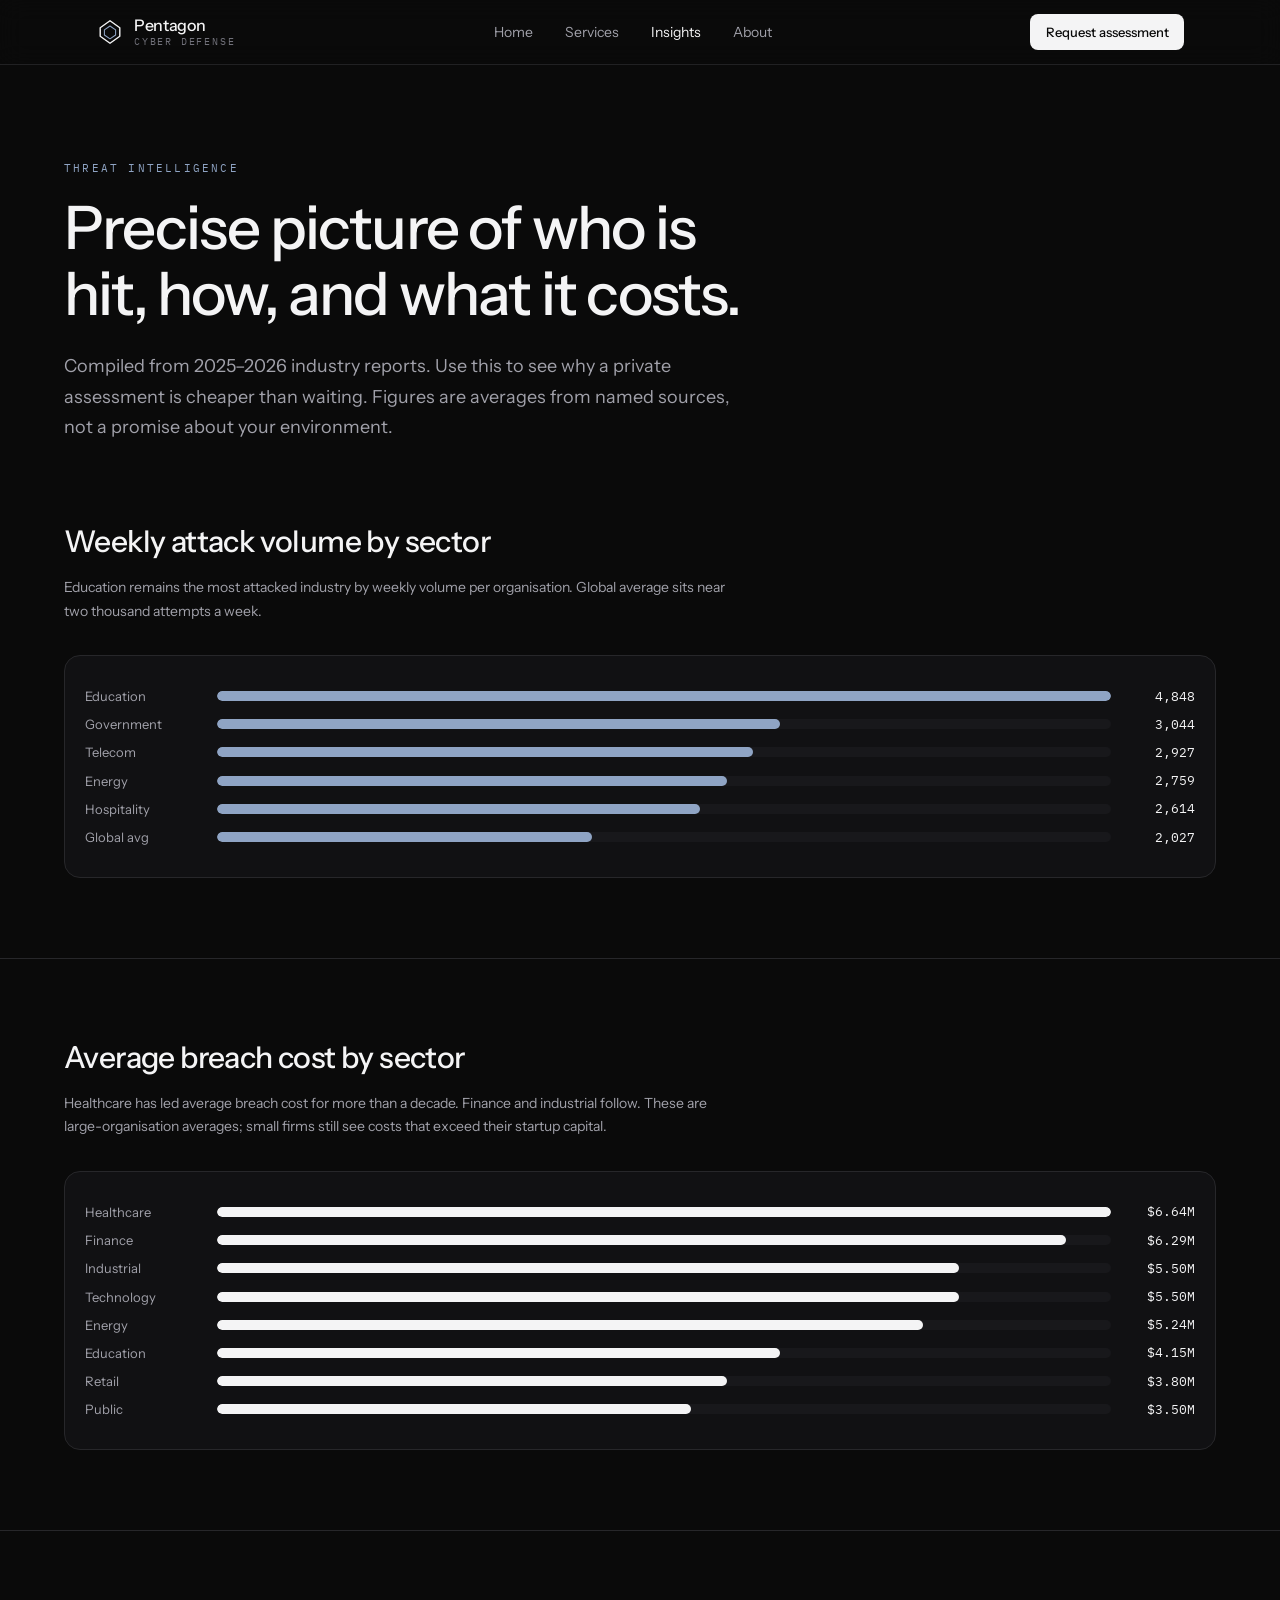
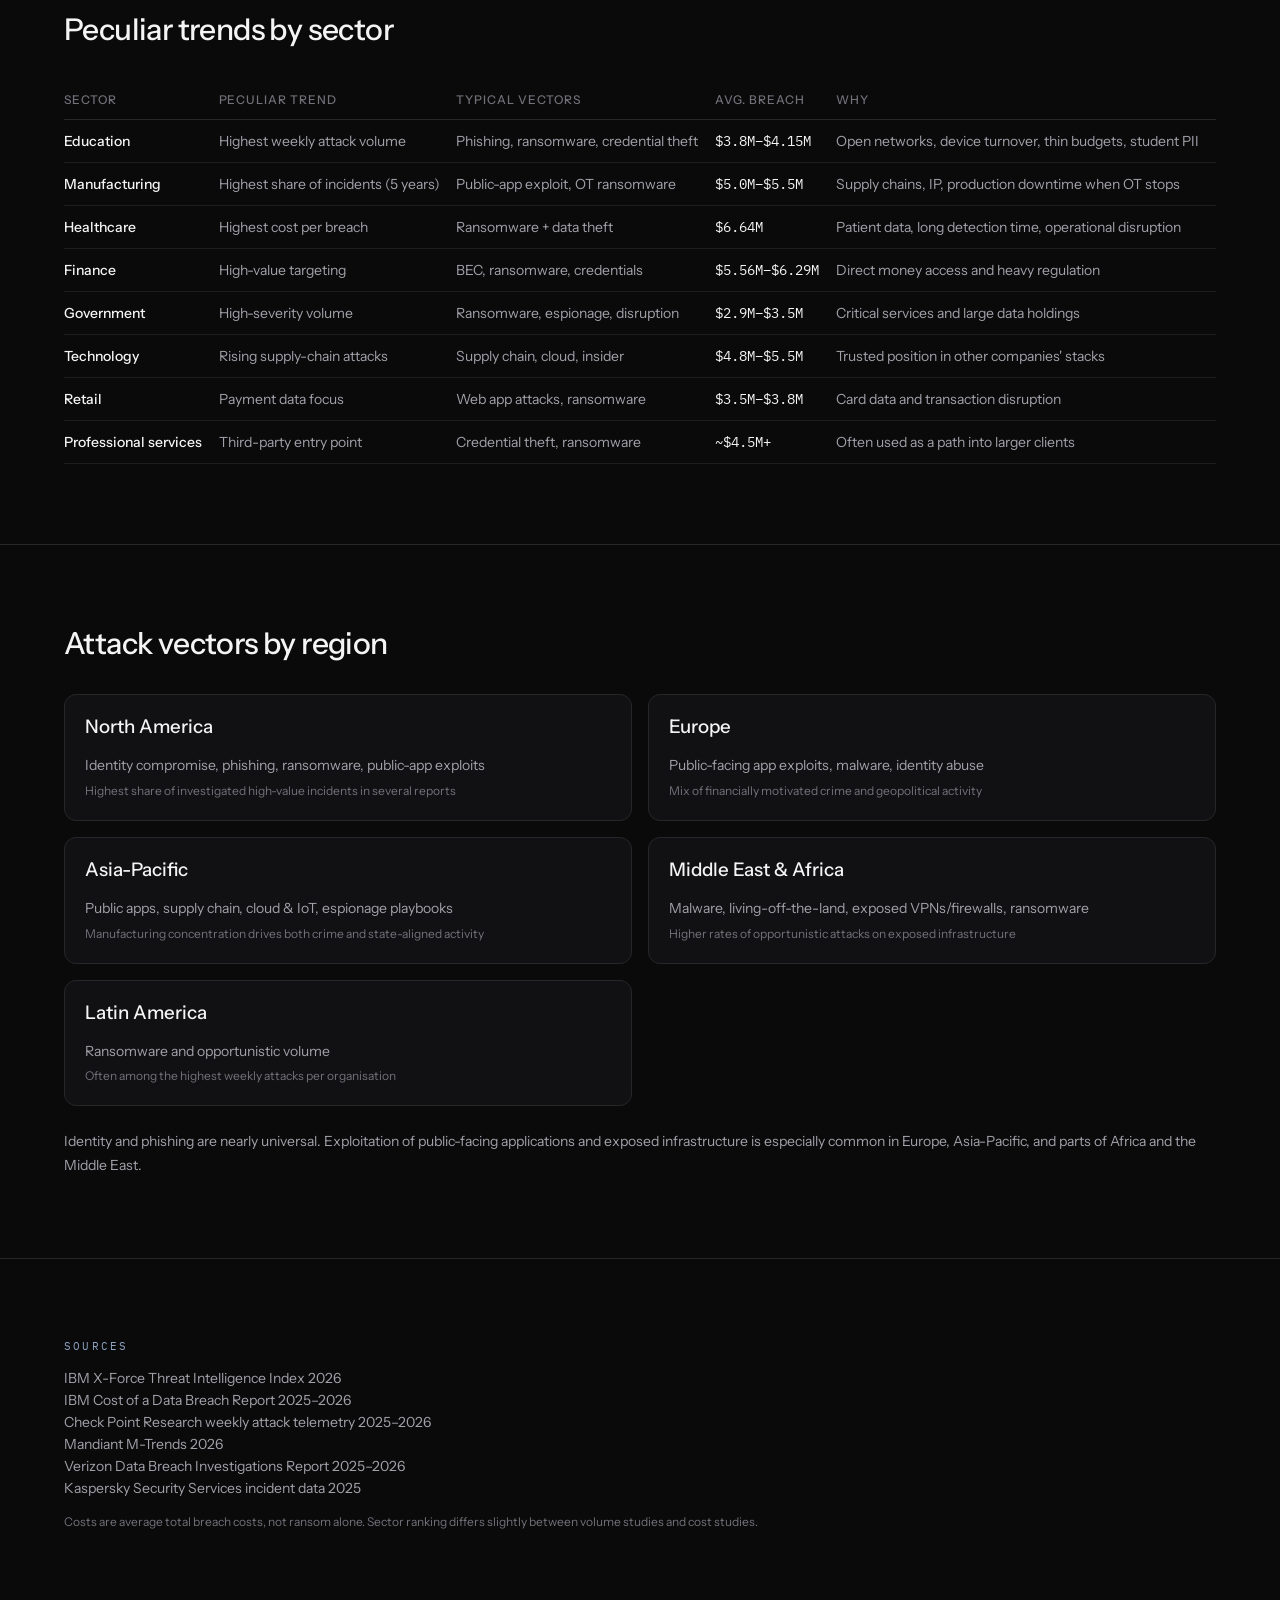
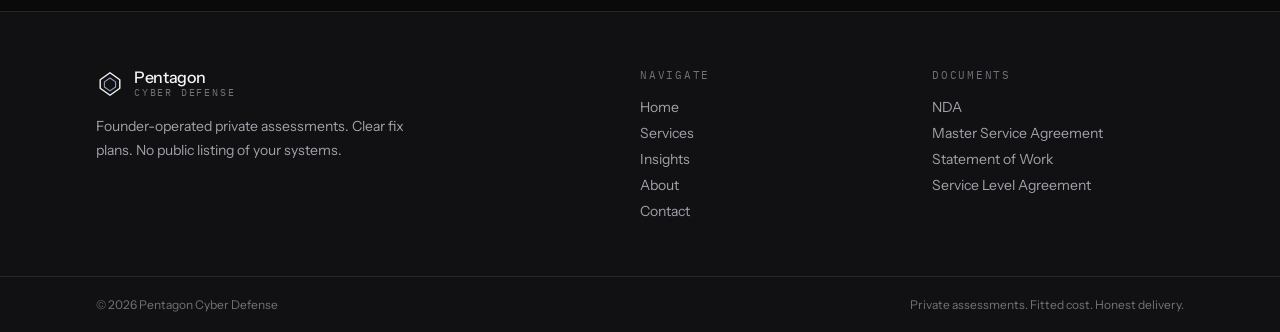
<file: docs/insights/index.html>
<!DOCTYPE html>
<html lang="en">
<head>
  <meta charset="UTF-8" />
  <meta name="viewport" content="width=device-width, initial-scale=1" />
  <title>Insights — Pentagon Cyber Defense</title>
  <meta name="description" content="Precise picture of who is hit, how, and what it costs." />
  <link rel="icon" href="../favicon.svg" type="image/svg+xml" />
  <link rel="apple-touch-icon" href="../apple-touch-icon.png" />
  <link rel="manifest" href="/manifest.webmanifest" />
  <meta name="theme-color" content="#0a0a0a" />
  <meta name="mobile-web-app-capable" content="yes" />
  <meta name="apple-mobile-web-app-capable" content="yes" />
  <meta name="apple-mobile-web-app-status-bar-style" content="black-translucent" />
  <meta name="apple-mobile-web-app-title" content="Pentagon" />
  <link rel="canonical" href="https://miracleomokaro.github.io/insights/" />
  <meta property="og:type" content="website" />
  <meta property="og:site_name" content="Pentagon Cyber Defense" />
  <meta property="og:title" content="Insights — Pentagon Cyber Defense" />
  <meta property="og:description" content="Who is hit, how, and what it costs. 2025–2026 threat data for owners who need a precise picture." />
  <meta property="og:url" content="https://miracleomokaro.github.io/insights/" />
  <meta property="og:image" content="https://miracleomokaro.github.io/og.jpg" />
  <meta property="og:image:type" content="image/jpeg" />
  <meta property="og:image:width" content="1200" />
  <meta property="og:image:height" content="630" />
  <meta property="og:image:alt" content="Pentagon Cyber Defense — private assessments, fitted cost" />
  <meta name="twitter:card" content="summary_large_image" />
  <meta name="twitter:title" content="Insights — Pentagon Cyber Defense" />
  <meta name="twitter:description" content="Who is hit, how, and what it costs. 2025–2026 threat data for owners who need a precise picture." />
  <meta name="twitter:image" content="https://miracleomokaro.github.io/og.jpg" />
  <link rel="preconnect" href="https://fonts.googleapis.com" />
  <link rel="preconnect" href="https://fonts.gstatic.com" crossorigin />
  <link href="https://fonts.googleapis.com/css2?family=IBM+Plex+Mono:wght@400;500&family=Instrument+Sans:wght@400;500;600&display=swap" rel="stylesheet" />
  <link rel="stylesheet" href="../styles.css" />
</head>
<body>
  <div class="wrap">
    <header class="site">
      <div class="bar">
        <a class="wordmark" href="../">
          <svg viewBox="0 0 32 32" aria-hidden="true">
            <path d="M16 3.2 27.2 11.2v9.6L16 28.8 4.8 20.8v-9.6L16 3.2Z" fill="none" stroke="currentColor" stroke-width="1.6" stroke-linejoin="round"/>
            <path d="M16 9.2 22.4 13.6v5.8L16 23.8 9.6 19.4v-5.8L16 9.2Z" fill="none" stroke="#8fa4c4" stroke-width="1.2" stroke-linejoin="round"/>
          </svg>
          <span><span class="name">Pentagon</span><span class="sub">Cyber Defense</span></span>
        </a>
        <nav class="desk">
          <a href="../">Home</a>
          <a href="../services/">Services</a>
          <a class="active" href="./">Insights</a>
          <a href="../about/">About</a>
        </nav>
        <a class="btn btn-primary btn-sm desk-cta" href="../contact/">Request assessment</a>
        <button type="button" class="menu-btn" id="menu-btn" aria-label="Open menu" onclick="toggleMenu()">
          <svg width="20" height="20" viewBox="0 0 24 24" fill="none" stroke="currentColor" stroke-width="2"><path d="M4 7h16M4 12h16M4 17h16"/></svg>
        </button>
      </div>
      <div class="mobile" id="mobile-menu">
        <a href="../">Home</a>
        <a href="../services/">Services</a>
        <a class="active" href="./">Insights</a>
        <a href="../about/">About</a>
        <a class="btn btn-primary btn-full" href="../contact/" style="margin-top:12px">Request assessment</a>
      </div>
    </header>
    <main>
      <section class="section pt-page">
        <div class="inner">
          <p class="eyebrow">Threat intelligence</p>
          <h1 class="display">Precise picture of who is hit, how, and what it costs.</h1>
          <p class="lead">Compiled from 2025–2026 industry reports. Use this to see why a private assessment is cheaper than waiting. Figures are averages from named sources, not a promise about your environment.</p>
        </div>
      </section>
      <section class="section pt-0" id="volume">
        <div class="inner">
          <h2 class="block" style="margin-top:0">Weekly attack volume by sector</h2>
          <p class="body" style="max-width:42rem">Education remains the most attacked industry by weekly volume per organisation. Global average sits near two thousand attempts a week.</p>
          <div class="chart">
            <div class="bar-row"><span class="muted">Education</span><div class="bar-track"><div class="bar-fill" style="width:100%"></div></div><span class="bar-val">4,848</span></div>
            <div class="bar-row"><span class="muted">Government</span><div class="bar-track"><div class="bar-fill" style="width:63%"></div></div><span class="bar-val">3,044</span></div>
            <div class="bar-row"><span class="muted">Telecom</span><div class="bar-track"><div class="bar-fill" style="width:60%"></div></div><span class="bar-val">2,927</span></div>
            <div class="bar-row"><span class="muted">Energy</span><div class="bar-track"><div class="bar-fill" style="width:57%"></div></div><span class="bar-val">2,759</span></div>
            <div class="bar-row"><span class="muted">Hospitality</span><div class="bar-track"><div class="bar-fill" style="width:54%"></div></div><span class="bar-val">2,614</span></div>
            <div class="bar-row"><span class="muted">Global avg</span><div class="bar-track"><div class="bar-fill" style="width:42%"></div></div><span class="bar-val">2,027</span></div>
          </div>
        </div>
      </section>
      <section class="section border-t" id="cost">
        <div class="inner">
          <h2 class="block" style="margin-top:0">Average breach cost by sector</h2>
          <p class="body" style="max-width:42rem">Healthcare has led average breach cost for more than a decade. Finance and industrial follow. These are large-organisation averages; small firms still see costs that exceed their startup capital.</p>
          <div class="chart">
            <div class="bar-row"><span class="muted">Healthcare</span><div class="bar-track"><div class="bar-fill fg" style="width:100%"></div></div><span class="bar-val">$6.64M</span></div>
            <div class="bar-row"><span class="muted">Finance</span><div class="bar-track"><div class="bar-fill fg" style="width:95%"></div></div><span class="bar-val">$6.29M</span></div>
            <div class="bar-row"><span class="muted">Industrial</span><div class="bar-track"><div class="bar-fill fg" style="width:83%"></div></div><span class="bar-val">$5.50M</span></div>
            <div class="bar-row"><span class="muted">Technology</span><div class="bar-track"><div class="bar-fill fg" style="width:83%"></div></div><span class="bar-val">$5.50M</span></div>
            <div class="bar-row"><span class="muted">Energy</span><div class="bar-track"><div class="bar-fill fg" style="width:79%"></div></div><span class="bar-val">$5.24M</span></div>
            <div class="bar-row"><span class="muted">Education</span><div class="bar-track"><div class="bar-fill fg" style="width:63%"></div></div><span class="bar-val">$4.15M</span></div>
            <div class="bar-row"><span class="muted">Retail</span><div class="bar-track"><div class="bar-fill fg" style="width:57%"></div></div><span class="bar-val">$3.80M</span></div>
            <div class="bar-row"><span class="muted">Public</span><div class="bar-track"><div class="bar-fill fg" style="width:53%"></div></div><span class="bar-val">$3.50M</span></div>
          </div>
        </div>
      </section>
      <section class="section border-t" id="sectors">
        <div class="inner">
          <h2 class="block" style="margin-top:0">Peculiar trends by sector</h2>
          <div class="table-wrap">
            <table>
              <thead>
                <tr>
                  <th>Sector</th>
                  <th>Peculiar trend</th>
                  <th>Typical vectors</th>
                  <th>Avg. breach</th>
                  <th>Why</th>
                </tr>
              </thead>
              <tbody>
                <tr><td class="strong">Education</td><td>Highest weekly attack volume</td><td>Phishing, ransomware, credential theft</td><td class="num">$3.8M–$4.15M</td><td>Open networks, device turnover, thin budgets, student PII</td></tr>
                <tr><td class="strong">Manufacturing</td><td>Highest share of incidents (5 years)</td><td>Public-app exploit, OT ransomware</td><td class="num">$5.0M–$5.5M</td><td>Supply chains, IP, production downtime when OT stops</td></tr>
                <tr><td class="strong">Healthcare</td><td>Highest cost per breach</td><td>Ransomware + data theft</td><td class="num">$6.64M</td><td>Patient data, long detection time, operational disruption</td></tr>
                <tr><td class="strong">Finance</td><td>High-value targeting</td><td>BEC, ransomware, credentials</td><td class="num">$5.56M–$6.29M</td><td>Direct money access and heavy regulation</td></tr>
                <tr><td class="strong">Government</td><td>High-severity volume</td><td>Ransomware, espionage, disruption</td><td class="num">$2.9M–$3.5M</td><td>Critical services and large data holdings</td></tr>
                <tr><td class="strong">Technology</td><td>Rising supply-chain attacks</td><td>Supply chain, cloud, insider</td><td class="num">$4.8M–$5.5M</td><td>Trusted position in other companies' stacks</td></tr>
                <tr><td class="strong">Retail</td><td>Payment data focus</td><td>Web app attacks, ransomware</td><td class="num">$3.5M–$3.8M</td><td>Card data and transaction disruption</td></tr>
                <tr><td class="strong">Professional services</td><td>Third-party entry point</td><td>Credential theft, ransomware</td><td class="num">~$4.5M+</td><td>Often used as a path into larger clients</td></tr>
              </tbody>
            </table>
          </div>
        </div>
      </section>
      <section class="section border-t" id="regions">
        <div class="inner">
          <h2 class="block" style="margin-top:0">Attack vectors by region</h2>
          <div class="two" style="margin-top:2rem">
            <article class="card"><h3 style="font-weight:500">North America</h3><p class="body">Identity compromise, phishing, ransomware, public-app exploits</p><p class="stat-note">Highest share of investigated high-value incidents in several reports</p></article>
            <article class="card"><h3 style="font-weight:500">Europe</h3><p class="body">Public-facing app exploits, malware, identity abuse</p><p class="stat-note">Mix of financially motivated crime and geopolitical activity</p></article>
            <article class="card"><h3 style="font-weight:500">Asia-Pacific</h3><p class="body">Public apps, supply chain, cloud & IoT, espionage playbooks</p><p class="stat-note">Manufacturing concentration drives both crime and state-aligned activity</p></article>
            <article class="card"><h3 style="font-weight:500">Middle East & Africa</h3><p class="body">Malware, living-off-the-land, exposed VPNs/firewalls, ransomware</p><p class="stat-note">Higher rates of opportunistic attacks on exposed infrastructure</p></article>
            <article class="card"><h3 style="font-weight:500">Latin America</h3><p class="body">Ransomware and opportunistic volume</p><p class="stat-note">Often among the highest weekly attacks per organisation</p></article>
          </div>
          <p class="body" style="margin-top:1.5rem">Identity and phishing are nearly universal. Exploitation of public-facing applications and exposed infrastructure is especially common in Europe, Asia-Pacific, and parts of Africa and the Middle East.</p>
        </div>
      </section>
      <section class="section border-t">
        <div class="inner">
          <p class="eyebrow">Sources</p>
          <ul style="margin-top:1rem" class="muted">
            <li style="margin-top:0.25rem;font-size:0.875rem">IBM X-Force Threat Intelligence Index 2026</li>
            <li style="margin-top:0.25rem;font-size:0.875rem">IBM Cost of a Data Breach Report 2025–2026</li>
            <li style="margin-top:0.25rem;font-size:0.875rem">Check Point Research weekly attack telemetry 2025–2026</li>
            <li style="margin-top:0.25rem;font-size:0.875rem">Mandiant M-Trends 2026</li>
            <li style="margin-top:0.25rem;font-size:0.875rem">Verizon Data Breach Investigations Report 2025–2026</li>
            <li style="margin-top:0.25rem;font-size:0.875rem">Kaspersky Security Services incident data 2025</li>
          </ul>
          <p class="stat-note" style="margin-top:1rem">Costs are average total breach costs, not ransom alone. Sector ranking differs slightly between volume studies and cost studies.</p>
        </div>
      </section>
    </main>
    <footer class="site">
      <div class="foot-grid">
        <div>
          <a class="wordmark" href="../">
            <svg viewBox="0 0 32 32" aria-hidden="true">
              <path d="M16 3.2 27.2 11.2v9.6L16 28.8 4.8 20.8v-9.6L16 3.2Z" fill="none" stroke="currentColor" stroke-width="1.6" stroke-linejoin="round"/>
              <path d="M16 9.2 22.4 13.6v5.8L16 23.8 9.6 19.4v-5.8L16 9.2Z" fill="none" stroke="#8fa4c4" stroke-width="1.2" stroke-linejoin="round"/>
            </svg>
            <span><span class="name">Pentagon</span><span class="sub">Cyber Defense</span></span>
          </a>
          <p class="body" style="max-width:20rem">Founder-operated private assessments. Clear fix plans. No public listing of your systems.</p>
        </div>
        <div>
          <p class="foot-label">Navigate</p>
          <ul>
            <li><a href="../">Home</a></li>
            <li><a href="../services/">Services</a></li>
            <li><a href="./">Insights</a></li>
            <li><a href="../about/">About</a></li>
            <li><a href="../contact/">Contact</a></li>
          </ul>
        </div>
        <div>
          <p class="foot-label">Documents</p>
          <ul>
            <li>NDA</li>
            <li>Master Service Agreement</li>
            <li>Statement of Work</li>
            <li>Service Level Agreement</li>
          </ul>
        </div>
      </div>
      <div class="legal"><div class="legal-inner"><p>© 2026 Pentagon Cyber Defense</p><p>Private assessments. Fitted cost. Honest delivery.</p></div></div>
    </footer>
  </div>
  <script src="../app.js"></script>
</body>
</html>
</file>
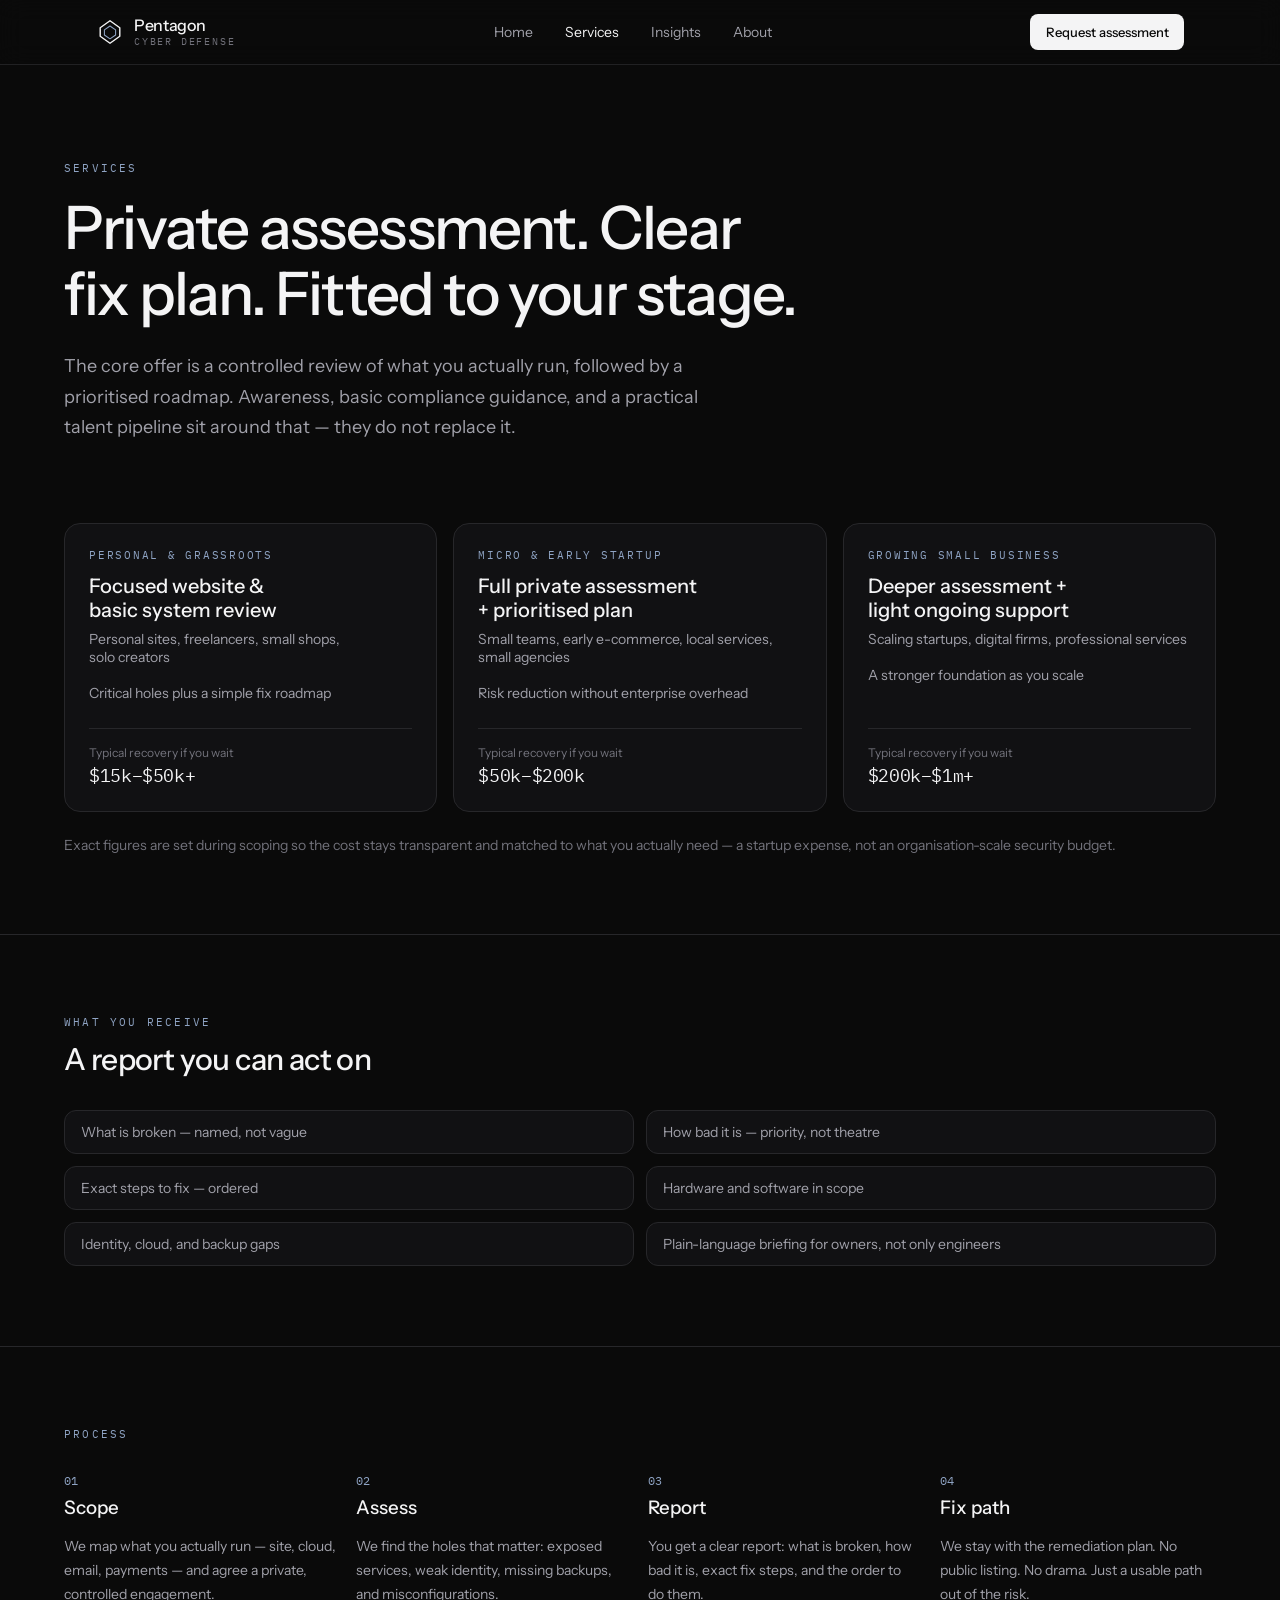
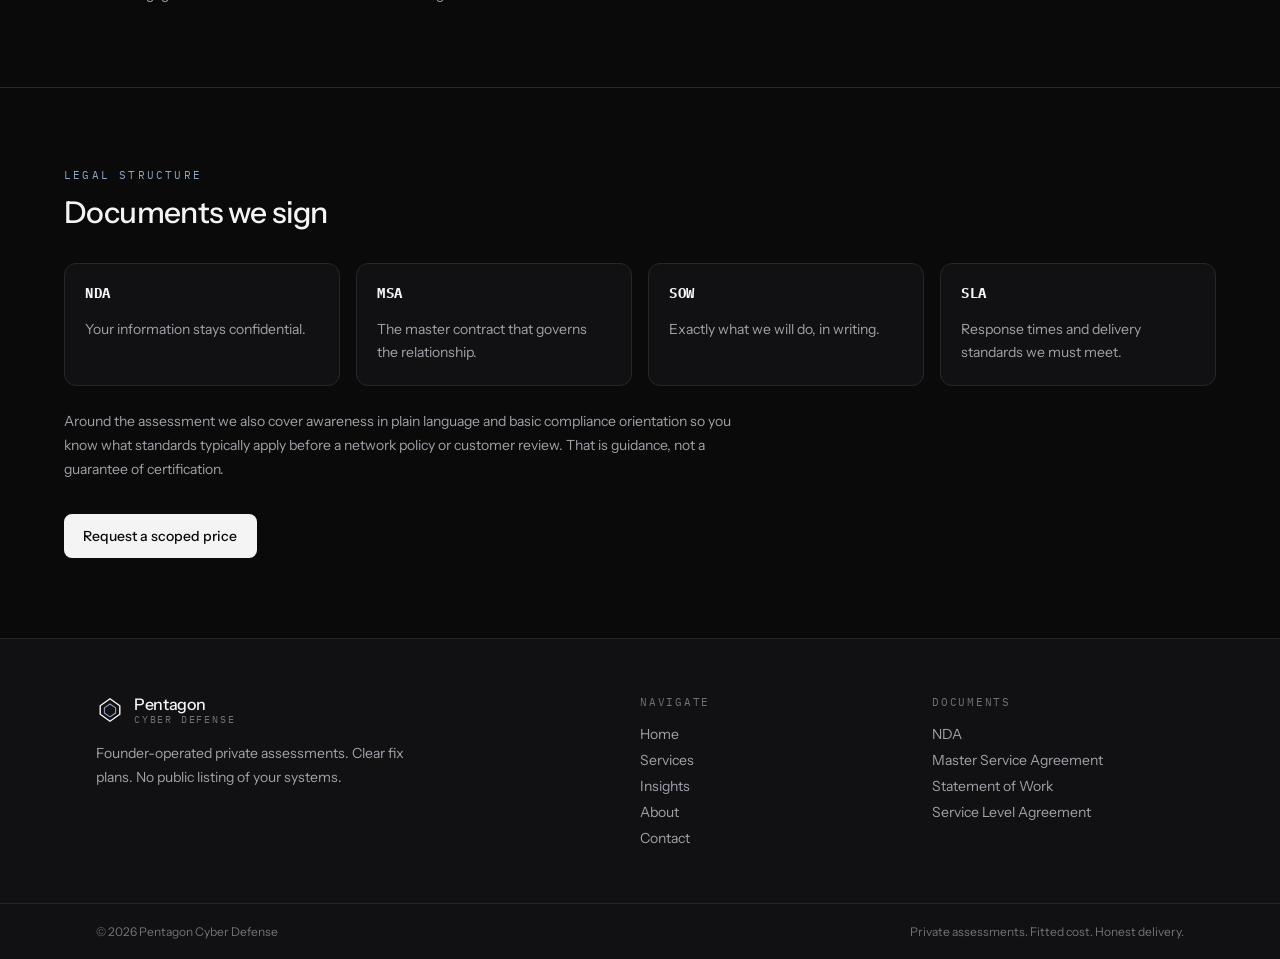
<file: docs/services/index.html>
<!DOCTYPE html>
<html lang="en">
<head>
  <meta charset="UTF-8" />
  <meta name="viewport" content="width=device-width, initial-scale=1" />
  <title>Services — Pentagon Cyber Defense</title>
  <meta name="description" content="Private assessment. Clear fix plan. Fitted to your stage." />
  <link rel="icon" href="../favicon.svg" type="image/svg+xml" />
  <link rel="apple-touch-icon" href="../apple-touch-icon.png" />
  <link rel="manifest" href="/manifest.webmanifest" />
  <meta name="theme-color" content="#0a0a0a" />
  <meta name="mobile-web-app-capable" content="yes" />
  <meta name="apple-mobile-web-app-capable" content="yes" />
  <meta name="apple-mobile-web-app-status-bar-style" content="black-translucent" />
  <meta name="apple-mobile-web-app-title" content="Pentagon" />
  <link rel="canonical" href="https://miracleomokaro.github.io/services/" />
  <meta property="og:type" content="website" />
  <meta property="og:site_name" content="Pentagon Cyber Defense" />
  <meta property="og:title" content="Services — Pentagon Cyber Defense" />
  <meta property="og:description" content="Private assessment. Clear fix plan. Fitted to your stage — personal sites, startups, and growing companies." />
  <meta property="og:url" content="https://miracleomokaro.github.io/services/" />
  <meta property="og:image" content="https://miracleomokaro.github.io/og.jpg" />
  <meta property="og:image:type" content="image/jpeg" />
  <meta property="og:image:width" content="1200" />
  <meta property="og:image:height" content="630" />
  <meta property="og:image:alt" content="Pentagon Cyber Defense — private assessments, fitted cost" />
  <meta name="twitter:card" content="summary_large_image" />
  <meta name="twitter:title" content="Services — Pentagon Cyber Defense" />
  <meta name="twitter:description" content="Private assessment. Clear fix plan. Fitted to your stage — personal sites, startups, and growing companies." />
  <meta name="twitter:image" content="https://miracleomokaro.github.io/og.jpg" />
  <link rel="preconnect" href="https://fonts.googleapis.com" />
  <link rel="preconnect" href="https://fonts.gstatic.com" crossorigin />
  <link href="https://fonts.googleapis.com/css2?family=IBM+Plex+Mono:wght@400;500&family=Instrument+Sans:wght@400;500;600&display=swap" rel="stylesheet" />
  <link rel="stylesheet" href="../styles.css" />
</head>
<body>
  <div class="wrap">
    <header class="site">
      <div class="bar">
        <a class="wordmark" href="../">
          <svg viewBox="0 0 32 32" aria-hidden="true">
            <path d="M16 3.2 27.2 11.2v9.6L16 28.8 4.8 20.8v-9.6L16 3.2Z" fill="none" stroke="currentColor" stroke-width="1.6" stroke-linejoin="round"/>
            <path d="M16 9.2 22.4 13.6v5.8L16 23.8 9.6 19.4v-5.8L16 9.2Z" fill="none" stroke="#8fa4c4" stroke-width="1.2" stroke-linejoin="round"/>
          </svg>
          <span><span class="name">Pentagon</span><span class="sub">Cyber Defense</span></span>
        </a>
        <nav class="desk">
          <a href="../">Home</a>
          <a class="active" href="./">Services</a>
          <a href="../insights/">Insights</a>
          <a href="../about/">About</a>
        </nav>
        <a class="btn btn-primary btn-sm desk-cta" href="../contact/">Request assessment</a>
        <button type="button" class="menu-btn" id="menu-btn" aria-label="Open menu" onclick="toggleMenu()">
          <svg width="20" height="20" viewBox="0 0 24 24" fill="none" stroke="currentColor" stroke-width="2"><path d="M4 7h16M4 12h16M4 17h16"/></svg>
        </button>
      </div>
      <div class="mobile" id="mobile-menu">
        <a href="../">Home</a>
        <a class="active" href="./">Services</a>
        <a href="../insights/">Insights</a>
        <a href="../about/">About</a>
        <a class="btn btn-primary btn-full" href="../contact/" style="margin-top:12px">Request assessment</a>
      </div>
    </header>
    <main>
      <section class="section pt-page">
        <div class="inner">
          <p class="eyebrow">Services</p>
          <h1 class="display">Private assessment. Clear fix plan. Fitted to your stage.</h1>
          <p class="lead">The core offer is a controlled review of what you actually run, followed by a prioritised roadmap. Awareness, basic compliance guidance, and a practical talent pipeline sit around that — they do not replace it.</p>
        </div>
      </section>
      <section class="section pt-0">
        <div class="inner">
          <div class="stage-grid">
            <article class="stage">
              <p class="stage-kicker">Personal & grassroots</p>
              <h2>Focused website & basic system review</h2>
              <p class="stage-who">Personal sites, freelancers, small shops, solo creators</p>
              <p class="stage-note">Critical holes plus a simple fix roadmap</p>
              <div class="stage-foot">
                <p class="subtle" style="font-size:0.75rem">Typical recovery if you wait</p>
                <p class="stat-val" style="font-size:1.125rem;margin-top:0.25rem">$15k–$50k+</p>
              </div>
            </article>
            <article class="stage">
              <p class="stage-kicker">Micro & early startup</p>
              <h2>Full private assessment + prioritised plan</h2>
              <p class="stage-who">Small teams, early e-commerce, local services, small agencies</p>
              <p class="stage-note">Risk reduction without enterprise overhead</p>
              <div class="stage-foot">
                <p class="subtle" style="font-size:0.75rem">Typical recovery if you wait</p>
                <p class="stat-val" style="font-size:1.125rem;margin-top:0.25rem">$50k–$200k</p>
              </div>
            </article>
            <article class="stage">
              <p class="stage-kicker">Growing small business</p>
              <h2>Deeper assessment + light ongoing support</h2>
              <p class="stage-who">Scaling startups, digital firms, professional services</p>
              <p class="stage-note">A stronger foundation as you scale</p>
              <div class="stage-foot">
                <p class="subtle" style="font-size:0.75rem">Typical recovery if you wait</p>
                <p class="stat-val" style="font-size:1.125rem;margin-top:0.25rem">$200k–$1m+</p>
              </div>
            </article>
          </div>
          <p class="subtle" style="margin-top:1.5rem;font-size:0.875rem">Exact figures are set during scoping so the cost stays transparent and matched to what you actually need — a startup expense, not an organisation-scale security budget.</p>
        </div>
      </section>
      <section class="section border-t">
        <div class="inner">
          <p class="eyebrow">What you receive</p>
          <h2 class="block">A report you can act on</h2>
          <ul class="receive">
            <li>What is broken — named, not vague</li>
            <li>How bad it is — priority, not theatre</li>
            <li>Exact steps to fix — ordered</li>
            <li>Hardware and software in scope</li>
            <li>Identity, cloud, and backup gaps</li>
            <li>Plain-language briefing for owners, not only engineers</li>
          </ul>
        </div>
      </section>
      <section class="section border-t">
        <div class="inner">
          <p class="eyebrow">Process</p>
          <div class="four" style="margin-top:2rem">
            <div>
              <p class="mono">01</p>
              <h3 style="margin-top:0.5rem;font-weight:500">Scope</h3>
              <p class="body">We map what you actually run — site, cloud, email, payments — and agree a private, controlled engagement.</p>
            </div>
            <div>
              <p class="mono">02</p>
              <h3 style="margin-top:0.5rem;font-weight:500">Assess</h3>
              <p class="body">We find the holes that matter: exposed services, weak identity, missing backups, and misconfigurations.</p>
            </div>
            <div>
              <p class="mono">03</p>
              <h3 style="margin-top:0.5rem;font-weight:500">Report</h3>
              <p class="body">You get a clear report: what is broken, how bad it is, exact fix steps, and the order to do them.</p>
            </div>
            <div>
              <p class="mono">04</p>
              <h3 style="margin-top:0.5rem;font-weight:500">Fix path</h3>
              <p class="body">We stay with the remediation plan. No public listing. No drama. Just a usable path out of the risk.</p>
            </div>
          </div>
        </div>
      </section>
      <section class="section border-t">
        <div class="inner">
          <p class="eyebrow">Legal structure</p>
          <h2 class="block">Documents we sign</h2>
          <div class="docs" style="margin-top:2rem">
            <div class="card"><h3 style="font-family:var(--font-mono);font-size:0.875rem;letter-spacing:0.04em">NDA</h3><p class="body">Your information stays confidential.</p></div>
            <div class="card"><h3 style="font-family:var(--font-mono);font-size:0.875rem;letter-spacing:0.04em">MSA</h3><p class="body">The master contract that governs the relationship.</p></div>
            <div class="card"><h3 style="font-family:var(--font-mono);font-size:0.875rem;letter-spacing:0.04em">SOW</h3><p class="body">Exactly what we will do, in writing.</p></div>
            <div class="card"><h3 style="font-family:var(--font-mono);font-size:0.875rem;letter-spacing:0.04em">SLA</h3><p class="body">Response times and delivery standards we must meet.</p></div>
          </div>
          <p class="body" style="max-width:42rem;margin-top:1.5rem">Around the assessment we also cover awareness in plain language and basic compliance orientation so you know what standards typically apply before a network policy or customer review. That is guidance, not a guarantee of certification.</p>
          <a class="btn btn-primary" href="../contact/" style="margin-top:2rem">Request a scoped price</a>
        </div>
      </section>
    </main>
    <footer class="site">
      <div class="foot-grid">
        <div>
          <a class="wordmark" href="../">
            <svg viewBox="0 0 32 32" aria-hidden="true">
              <path d="M16 3.2 27.2 11.2v9.6L16 28.8 4.8 20.8v-9.6L16 3.2Z" fill="none" stroke="currentColor" stroke-width="1.6" stroke-linejoin="round"/>
              <path d="M16 9.2 22.4 13.6v5.8L16 23.8 9.6 19.4v-5.8L16 9.2Z" fill="none" stroke="#8fa4c4" stroke-width="1.2" stroke-linejoin="round"/>
            </svg>
            <span><span class="name">Pentagon</span><span class="sub">Cyber Defense</span></span>
          </a>
          <p class="body" style="max-width:20rem">Founder-operated private assessments. Clear fix plans. No public listing of your systems.</p>
        </div>
        <div>
          <p class="foot-label">Navigate</p>
          <ul>
            <li><a href="../">Home</a></li>
            <li><a href="./">Services</a></li>
            <li><a href="../insights/">Insights</a></li>
            <li><a href="../about/">About</a></li>
            <li><a href="../contact/">Contact</a></li>
          </ul>
        </div>
        <div>
          <p class="foot-label">Documents</p>
          <ul>
            <li>NDA</li>
            <li>Master Service Agreement</li>
            <li>Statement of Work</li>
            <li>Service Level Agreement</li>
          </ul>
        </div>
      </div>
      <div class="legal"><div class="legal-inner"><p>© 2026 Pentagon Cyber Defense</p><p>Private assessments. Fitted cost. Honest delivery.</p></div></div>
    </footer>
  </div>
  <script src="../app.js"></script>
</body>
</html>
</file>
<file: docs/styles.css>
:root {
  --bg: #0a0a0a;
  --surface: #111113;
  --elevated: #18181b;
  --fg: #f4f4f5;
  --muted: #a1a1aa;
  --subtle: #71717a;
  --border: #27272a;
  --accent: #8fa4c4;
  --primary: #f4f4f5;
  --primary-fg: #0a0a0a;
  --danger: #c45b5b;
  --ok: #5d9a78;
  --font-sans: "Instrument Sans", ui-sans-serif, system-ui, sans-serif;
  --font-mono: "IBM Plex Mono", ui-monospace, "SF Mono", Menlo, Consolas, monospace;
}

* { box-sizing: border-box; }

html {
  -webkit-font-smoothing: antialiased;
  -moz-osx-font-smoothing: grayscale;
}

html, body {
  min-height: 100%;
  margin: 0;
  background: var(--bg);
  color: var(--fg);
  font-family: var(--font-sans);
}

button:not(:disabled), [role="button"]:not(:disabled) { cursor: pointer; }

h1, h2, h3 { text-wrap: balance; margin: 0; }
p { text-wrap: pretty; margin: 0; }
a { color: inherit; text-decoration: none; }
ul, ol { margin: 0; padding: 0; list-style: none; }

::selection {
  background: color-mix(in oklab, var(--accent) 35%, transparent);
  color: var(--fg);
}

.wrap {
  display: flex;
  min-height: 100dvh;
  flex-direction: column;
  background: var(--bg);
}

header.site {
  position: sticky;
  top: 0;
  z-index: 40;
  border-bottom: 1px solid color-mix(in oklab, var(--border) 80%, transparent);
  background: color-mix(in oklab, var(--bg) 90%, transparent);
  backdrop-filter: blur(12px);
}

.bar {
  margin: 0 auto;
  display: flex;
  height: 64px;
  max-width: 72rem;
  align-items: center;
  justify-content: space-between;
  padding: 0 1rem;
}

.wordmark {
  display: flex;
  align-items: center;
  gap: 0.625rem;
  color: var(--fg);
  flex-shrink: 0;
}

.wordmark svg { width: 1.75rem; height: 1.75rem; }
.wordmark .name { display: block; font-weight: 500; letter-spacing: -0.02em; line-height: 1.15; }
.wordmark .sub {
  display: block;
  font-family: var(--font-mono);
  font-size: 10px;
  text-transform: uppercase;
  letter-spacing: 0.18em;
  color: var(--subtle);
}

nav.desk { display: none; align-items: center; gap: 2rem; }
nav.desk a { font-size: 0.875rem; color: var(--muted); transition: color 150ms; }
nav.desk a:hover, nav.desk a.active { color: var(--fg); }

.desk-cta { display: none; }

.menu-btn {
  display: inline-flex;
  width: 44px;
  height: 44px;
  align-items: center;
  justify-content: center;
  border: 0;
  background: transparent;
  color: var(--fg);
  border-radius: 8px;
}

.mobile {
  display: none;
  border-top: 1px solid var(--border);
  background: var(--surface);
  padding: 1rem;
}

.mobile.open { display: block; }

.mobile a {
  display: flex;
  min-height: 44px;
  align-items: center;
  border-radius: 8px;
  padding: 0 0.75rem;
  font-size: 0.875rem;
  color: var(--muted);
}

.mobile a.active { background: var(--elevated); color: var(--fg); }

main { flex: 1; }

.section { padding: 5rem 1rem; }
.inner { margin: 0 auto; max-width: 72rem; }
.pt-hero { padding-top: 4rem; padding-bottom: 7rem; }
.pt-page { padding-top: 4rem; }
.pt-0 { padding-top: 0; }
.pt-4 { padding-top: 1rem; }
.border-t { border-top: 1px solid var(--border); }

.eyebrow {
  font-family: var(--font-mono);
  font-size: 11px;
  text-transform: uppercase;
  letter-spacing: 0.2em;
  color: var(--accent);
  margin: 0;
}

h1.display {
  margin-top: 1.25rem;
  max-width: 56rem;
  font-size: 2.25rem;
  font-weight: 500;
  letter-spacing: -0.03em;
  line-height: 1.1;
}

.lead {
  margin-top: 1.5rem;
  max-width: 42rem;
  font-size: 1rem;
  line-height: 1.7;
  color: var(--muted);
}

h2.block {
  margin-top: 0.75rem;
  max-width: 36rem;
  font-size: 1.875rem;
  font-weight: 500;
  letter-spacing: -0.02em;
}

.actions { margin-top: 2.25rem; margin-bottom: 4rem; display: flex; flex-direction: column; gap: 0.75rem; }
.actions.tight { margin-bottom: 0; }

.btn {
  display: inline-flex;
  align-items: center;
  justify-content: center;
  gap: 0.5rem;
  height: 44px;
  padding: 0 1.15rem;
  border-radius: 8px;
  font-size: 0.875rem;
  font-weight: 500;
  border: 1px solid transparent;
  transition: background 150ms, color 150ms, border-color 150ms;
}

.btn-primary { background: var(--primary); color: var(--primary-fg); }
.btn-primary:hover { background: #e4e4e7; }
.btn-outline { background: transparent; color: var(--fg); border-color: var(--border); }
.btn-outline:hover { background: var(--elevated); }
.btn-sm { height: 36px; padding: 0 0.9rem; font-size: 0.8125rem; }
.btn-full { width: 100%; }

.grid-hero {
  pointer-events: none;
  position: absolute;
  inset: 0;
  opacity: 0.18;
  background-image:
    linear-gradient(to right, var(--border) 1px, transparent 1px),
    linear-gradient(to bottom, var(--border) 1px, transparent 1px);
  background-size: 72px 72px;
  mask-image: radial-gradient(ellipse at 50% 0%, black 20%, transparent 70%);
}

.relative { position: relative; overflow: hidden; }

.stats {
  margin-top: 2.5rem;
  display: grid;
  gap: 1rem;
}

.card {
  border-radius: 12px;
  border: 1px solid var(--border);
  background: var(--surface);
  padding: 1.25rem;
}

.stat-val {
  font-family: var(--font-mono);
  font-size: 1.875rem;
  letter-spacing: -0.02em;
  font-variant-numeric: tabular-nums;
}

.stat-label { margin-top: 0.75rem; font-size: 0.875rem; font-weight: 500; }
.stat-note { margin-top: 0.25rem; font-size: 0.75rem; line-height: 1.5; color: var(--subtle); }

.split { display: grid; gap: 2.5rem; align-items: start; }
.body { margin-top: 1rem; font-size: 0.875rem; line-height: 1.7; color: var(--muted); }
.mono { font-family: var(--font-mono); font-size: 12px; color: var(--accent); }
.muted { color: var(--muted); }
.subtle { color: var(--subtle); }

.cta-box {
  border-radius: 16px;
  border: 1px solid var(--border);
  background: var(--surface);
  padding: 3rem 1.5rem;
}

footer.site { border-top: 1px solid var(--border); background: var(--surface); }
.foot-grid {
  margin: 0 auto;
  display: grid;
  gap: 2.5rem;
  max-width: 72rem;
  padding: 3.5rem 1rem;
}
.foot-label {
  font-family: var(--font-mono);
  font-size: 11px;
  text-transform: uppercase;
  letter-spacing: 0.16em;
  color: var(--subtle);
}
.foot-grid ul { margin-top: 1rem; }
.foot-grid li { margin-top: 0.5rem; font-size: 0.875rem; color: var(--muted); }
.foot-grid a:hover { color: var(--fg); }
.legal {
  border-top: 1px solid var(--border);
}
.legal-inner {
  margin: 0 auto;
  display: flex;
  max-width: 72rem;
  flex-direction: column;
  gap: 0.5rem;
  padding: 1.25rem 1rem;
  font-size: 0.75rem;
  color: var(--subtle);
}

/* Risk compare */
.risk {
  border-radius: 16px;
  border: 1px solid var(--border);
  background: var(--surface);
  padding: 1.25rem;
}
.chips { margin-top: 1rem; display: flex; flex-wrap: wrap; gap: 0.5rem; }
.chip {
  height: 44px;
  border-radius: 999px;
  border: 1px solid var(--border);
  background: transparent;
  color: var(--muted);
  padding: 0 1rem;
  font-size: 0.875rem;
  font-family: inherit;
}
.chip.on { border-color: var(--primary); background: var(--primary); color: var(--primary-fg); }
.risk-grid { margin-top: 2rem; display: grid; gap: 1.5rem; }
.risk-box { border-radius: 12px; background: var(--elevated); padding: 1.25rem; }
.risk-box .k { font-size: 0.75rem; text-transform: uppercase; letter-spacing: 0.08em; color: var(--subtle); }
.hit { margin-top: 0.5rem; font-family: var(--font-mono); font-size: 1.875rem; color: var(--danger); font-variant-numeric: tabular-nums; }
.risks { margin-top: 1.5rem; display: grid; gap: 0.5rem; }
.risks li { display: flex; gap: 0.5rem; font-size: 0.875rem; color: var(--muted); }
.dot { margin-top: 0.5rem; width: 4px; height: 4px; border-radius: 999px; background: var(--accent); flex-shrink: 0; }

/* Forms */
form.panel, .panel {
  border-radius: 16px;
  border: 1px solid var(--border);
  background: var(--surface);
  padding: 1.5rem;
}
label { display: block; font-size: 0.875rem; margin-bottom: 0.35rem; }
input, select, textarea {
  width: 100%;
  height: 44px;
  border-radius: 8px;
  border: 1px solid var(--border);
  background: var(--elevated);
  color: var(--fg);
  padding: 0 0.75rem;
  font: inherit;
  font-size: 0.875rem;
  outline: none;
}
textarea { height: auto; min-height: 120px; padding: 0.75rem; resize: vertical; }
input:focus, select:focus, textarea:focus {
  border-color: color-mix(in oklab, var(--accent) 50%, var(--border));
  box-shadow: 0 0 0 3px color-mix(in oklab, var(--accent) 30%, transparent);
}
.field { margin-top: 1rem; }
.form-row { display: grid; gap: 1rem; }
.err { margin-top: 0.75rem; font-size: 0.875rem; color: var(--danger); }
.ok-icon {
  width: 40px; height: 40px; border-radius: 999px;
  display: flex; align-items: center; justify-content: center;
  background: var(--elevated); color: var(--ok);
}

/* Tables / charts */
.chart {
  margin-top: 2rem;
  border-radius: 16px;
  border: 1px solid var(--border);
  background: var(--surface);
  padding: 1.25rem;
}
.bar-row {
  display: grid;
  grid-template-columns: 7.5rem 1fr auto;
  gap: 0.75rem;
  align-items: center;
  margin: 0.7rem 0;
  font-size: 0.8125rem;
}
.bar-track { height: 10px; border-radius: 999px; background: var(--elevated); overflow: hidden; }
.bar-fill { height: 100%; border-radius: 999px; background: var(--accent); }
.bar-fill.fg { background: var(--fg); }
.bar-val { font-family: var(--font-mono); color: var(--fg); font-variant-numeric: tabular-nums; min-width: 4.5rem; text-align: right; }

.table-wrap { margin-top: 2rem; overflow-x: auto; }
table { width: 100%; min-width: 720px; border-collapse: collapse; text-align: left; font-size: 0.875rem; }
th {
  padding: 0.75rem 1rem 0.75rem 0;
  font-size: 0.75rem;
  text-transform: uppercase;
  letter-spacing: 0.08em;
  color: var(--subtle);
  font-weight: 500;
  border-bottom: 1px solid var(--border);
}
td { padding: 0.75rem 1rem 0.75rem 0; border-bottom: 1px solid color-mix(in oklab, var(--border) 70%, transparent); vertical-align: top; color: var(--muted); }
td.strong { color: var(--fg); font-weight: 500; }
td.num { font-family: var(--font-mono); color: var(--fg); font-variant-numeric: tabular-nums; }

.stage-grid, .two, .four, .docs { display: grid; gap: 1rem; }
article.stage { display: flex; flex-direction: column; border-radius: 16px; border: 1px solid var(--border); background: var(--surface); padding: 1.5rem; }
.stage-kicker { font-family: var(--font-mono); font-size: 11px; text-transform: uppercase; letter-spacing: 0.16em; color: var(--accent); }
.stage h2 { margin-top: 0.75rem; font-size: 1.25rem; font-weight: 500; }
.stage-who { margin-top: 0.5rem; font-size: 0.875rem; color: var(--muted); }
.stage-note { margin-top: 1rem; flex: 1; font-size: 0.875rem; line-height: 1.6; color: var(--muted); }
.stage-foot { margin-top: 1.5rem; border-top: 1px solid var(--border); padding-top: 1rem; }
.receive li {
  border-radius: 12px;
  border: 1px solid var(--border);
  background: var(--surface);
  padding: 0.75rem 1rem;
  font-size: 0.875rem;
  color: var(--muted);
}
.receive { display: grid; gap: 0.75rem; margin-top: 2rem; }

.rule { display: flex; gap: 1rem; font-size: 0.875rem; line-height: 1.7; color: var(--muted); margin-top: 0.75rem; }

@media (min-width: 640px) {
  .bar, .section, .foot-grid, .legal-inner { padding-left: 1.5rem; padding-right: 1.5rem; }
  h1.display { font-size: 3rem; }
  .lead { font-size: 1.125rem; }
  .actions { flex-direction: row; }
  .stats { grid-template-columns: 1fr 1fr; }
  .risk { padding: 2rem; }
  .risk-grid { grid-template-columns: 1fr 1fr; }
  .risks { grid-template-columns: 1fr 1fr; }
  .form-row { grid-template-columns: 1fr 1fr; }
  .cta-box { padding: 3rem; }
  .pt-hero { padding-top: 6rem; }
  .pt-page { padding-top: 6rem; }
}

@media (min-width: 768px) {
  nav.desk, .desk-cta { display: flex; }
  .menu-btn, .mobile { display: none !important; }
  .foot-grid { grid-template-columns: 2fr 1fr 1fr; }
  .two { grid-template-columns: 1fr 1fr; }
  .receive { grid-template-columns: 1fr 1fr; }
  .legal-inner { flex-direction: row; justify-content: space-between; }
}

@media (min-width: 1024px) {
  .bar, .section, .foot-grid, .legal-inner { padding-left: 2rem; padding-right: 2rem; }
  h1.display { font-size: 3.75rem; }
  .stats { grid-template-columns: repeat(4, 1fr); }
  .split { grid-template-columns: 1fr 1fr; }
  .four, .docs { grid-template-columns: repeat(4, 1fr); }
  .stage-grid { grid-template-columns: repeat(3, 1fr); }
}

@media (prefers-reduced-motion: reduce) {
  *, *::before, *::after {
    animation-duration: 0.01ms !important;
    animation-iteration-count: 1 !important;
    transition-duration: 0.01ms !important;
  }
}

.install-chip {
  position: fixed;
  right: 1rem;
  bottom: 1rem;
  z-index: 60;
  height: 44px;
  padding: 0 1.1rem;
  border: 1px solid var(--border);
  border-radius: 999px;
  background: var(--elevated);
  color: var(--fg);
  font: 500 0.8125rem var(--font-sans);
  box-shadow: 0 10px 30px rgba(0, 0, 0, 0.45);
}
.install-chip:hover { background: var(--primary); color: var(--primary-fg); }
</file>
